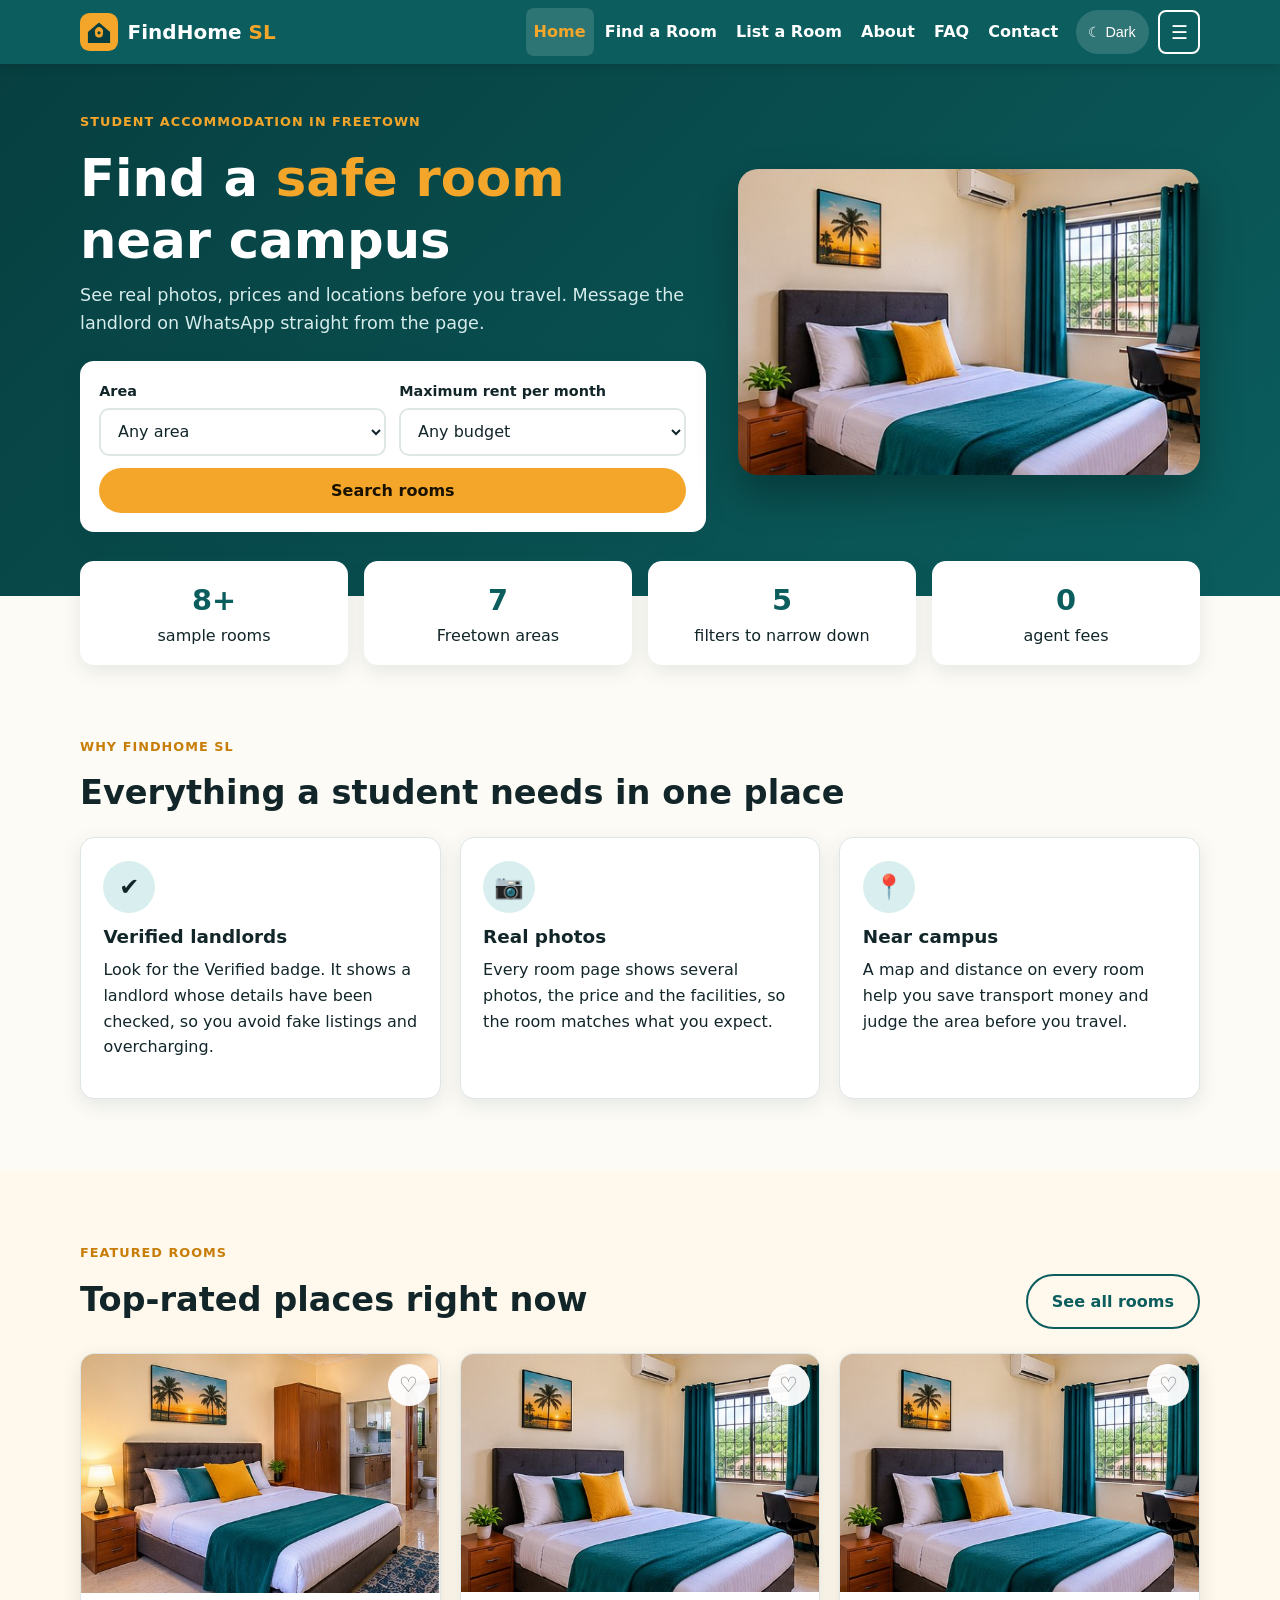
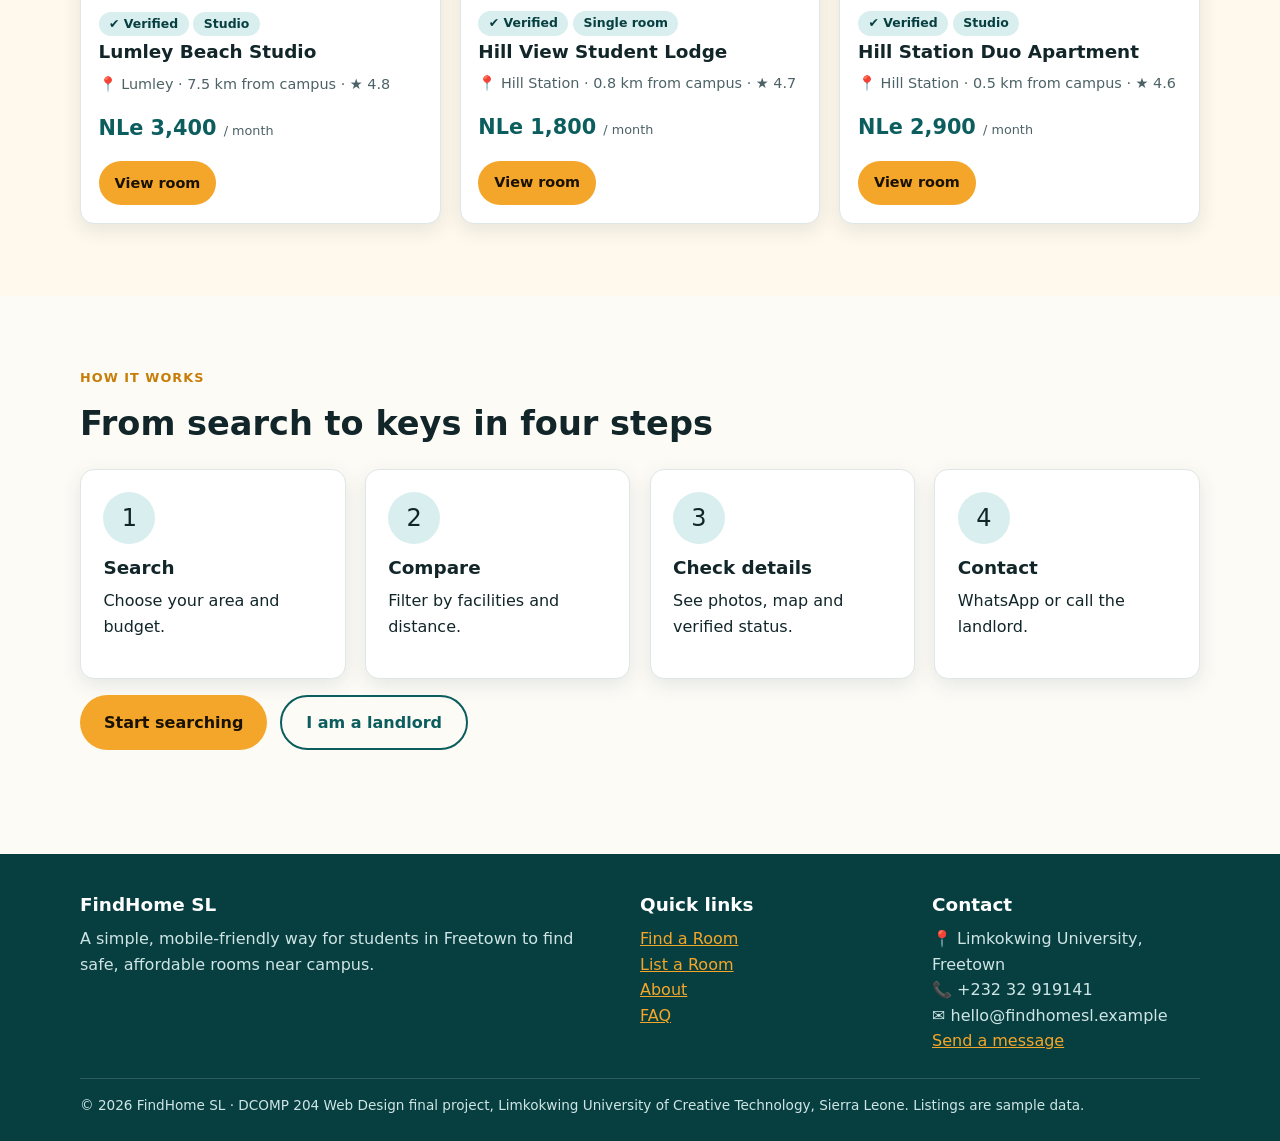
<file: index.html>
<!DOCTYPE html>
<html lang="en">
<head>
<meta charset="UTF-8">
<meta name="viewport" content="width=device-width, initial-scale=1">
<title>FindHome SL | Student rooms in Freetown</title>
<meta name="description" content="Find safe, affordable student rooms near campus in Freetown. See photos, prices, maps and contact landlords on WhatsApp.">
<meta name="theme-color" content="#0b5d5e">
<link rel="icon" href="assets/favicon.svg" type="image/svg+xml">
<link rel="stylesheet" href="css/style.css">
<script>try{var t=localStorage.getItem("fh_theme");if(t)document.documentElement.setAttribute("data-theme",t)}catch(e){}</script>
</head>
<body>
<a class="skip-link" href="#main">Skip to main content</a>
<header class="site-header">
  <div class="container nav-bar">
    <a class="brand" href="index.html" aria-label="FindHome SL – home"><svg viewBox="0 0 48 48" aria-hidden="true"><rect width="48" height="48" rx="12" fill="#f4a62a"/><path d="M10 24 24 12l14 12v14H10z" fill="#073f40"/><circle cx="24" cy="26" r="5" fill="#f4a62a"/><path d="M24 31l-4-5a5 5 0 1 1 8 0z" fill="#f4a62a"/><circle cx="24" cy="25" r="2" fill="#073f40"/></svg><span>FindHome <em>SL</em></span></a>
    <nav class="header-actions" aria-label="Main">
      <ul class="nav-links" id="menu"><li><a href="index.html" aria-current="page">Home</a></li><li><a href="rooms.html">Find a Room</a></li><li><a href="list-room.html">List a Room</a></li><li><a href="about.html">About</a></li><li><a href="faq.html">FAQ</a></li><li><a href="contact.html">Contact</a></li></ul>
      <button class="theme-btn" type="button" aria-label="Toggle dark mode">☾ Dark</button>
      <button class="nav-toggle" type="button" aria-expanded="false" aria-controls="menu" aria-label="Menu">☰</button>
    </nav>
  </div>
</header>
<main id="main">

<section class="hero">
  <div class="container hero-grid">
    <div>
      <p class="eyebrow" style="color:var(--amber)">Student accommodation in Freetown</p>
      <h1>Find a <span>safe room</span> near campus</h1>
      <p class="lead">See real photos, prices and locations before you travel. Message the landlord on WhatsApp straight from the page.</p>
      <form class="search-card" action="rooms.html" method="get" aria-label="Quick room search">
        <div class="field" style="margin:0"><label for="h-area">Area</label>
          <select id="h-area" name="area"><option value="">Any area</option></select></div>
        <div class="field" style="margin:0"><label for="h-max">Maximum rent per month</label>
          <select id="h-max" name="max"><option value="">Any budget</option><option value="1000">Up to NLe 1,000</option><option value="2000">Up to NLe 2,000</option><option value="3000">Up to NLe 3,000</option></select></div>
        <button class="btn" type="submit">Search rooms</button>
      </form>
    </div>
    <div class="hero-art" aria-hidden="true"><img src="assets/img/bedroom-1.jpg" alt="" width="640" height="400" style="border-radius:20px;box-shadow:0 20px 40px rgba(0,0,0,.3)"></div>
  </div>
</section>
<div class="container"><div class="stats" aria-label="Key facts">
  <div class="stat"><strong>8+</strong>sample rooms</div><div class="stat"><strong>7</strong>Freetown areas</div>
  <div class="stat"><strong>5</strong>filters to narrow down</div><div class="stat"><strong>0</strong>agent fees</div></div></div>

<section class="section"><div class="container">
  <p class="eyebrow">Why FindHome SL</p><h2>Everything a student needs in one place</h2>
  <div class="grid cols-3" style="margin-top:1.5rem">
    <div class="card feature"><div class="icon-circle">✔</div><h3>Verified landlords</h3><p>Look for the Verified badge. It shows a landlord whose details have been checked, so you avoid fake listings and overcharging.</p></div>
    <div class="card feature"><div class="icon-circle">📷</div><h3>Real photos</h3><p>Every room page shows several photos, the price and the facilities, so the room matches what you expect.</p></div>
    <div class="card feature"><div class="icon-circle">📍</div><h3>Near campus</h3><p>A map and distance on every room help you save transport money and judge the area before you travel.</p></div>
  </div>
</div></section>

<section class="section alt"><div class="container">
  <div style="display:flex;justify-content:space-between;align-items:end;flex-wrap:wrap;gap:1rem">
    <div><p class="eyebrow">Featured rooms</p><h2>Top-rated places right now</h2></div>
    <a class="btn secondary" href="rooms.html">See all rooms</a></div>
  <div class="grid cols-3" id="featured" style="margin-top:1.5rem"></div>
</div></section>

<section class="section"><div class="container">
  <p class="eyebrow">How it works</p><h2>From search to keys in four steps</h2>
  <div class="grid cols-4" style="margin-top:1.5rem">
    <div class="card feature"><div class="icon-circle">1</div><h3>Search</h3><p>Choose your area and budget.</p></div>
    <div class="card feature"><div class="icon-circle">2</div><h3>Compare</h3><p>Filter by facilities and distance.</p></div>
    <div class="card feature"><div class="icon-circle">3</div><h3>Check details</h3><p>See photos, map and verified status.</p></div>
    <div class="card feature"><div class="icon-circle">4</div><h3>Contact</h3><p>WhatsApp or call the landlord.</p></div>
  </div>
  <div class="btn-row"><a class="btn" href="rooms.html">Start searching</a><a class="btn secondary" href="list-room.html">I am a landlord</a></div>
</div></section>
<script>
document.addEventListener("DOMContentLoaded",function(){});
</script>
</main>
<footer class="site-footer">
  <div class="container footer-grid">
    <div><h3>FindHome SL</h3><p>A simple, mobile-friendly way for students in Freetown to find safe, affordable rooms near campus.</p></div>
    <div><h3>Quick links</h3><ul><li><a href="rooms.html">Find a Room</a></li><li><a href="list-room.html">List a Room</a></li><li><a href="about.html">About</a></li><li><a href="faq.html">FAQ</a></li></ul></div>
    <div><h3>Contact</h3><ul><li>📍 Limkokwing University, Freetown</li><li>📞 +232 32 919141</li><li>✉ hello@findhomesl.example</li><li><a href="contact.html">Send a message</a></li></ul></div>
  </div>
  <div class="container copyright">© <span id="year">2026</span> FindHome SL · DCOMP 204 Web Design final project, Limkokwing University of Creative Technology, Sierra Leone. Listings are sample data.</div>
</footer>
<script src="js/data.js"></script>
<script src="js/main.js"></script>
<script src="js/home.js"></script>
</body>
</html>
</file>
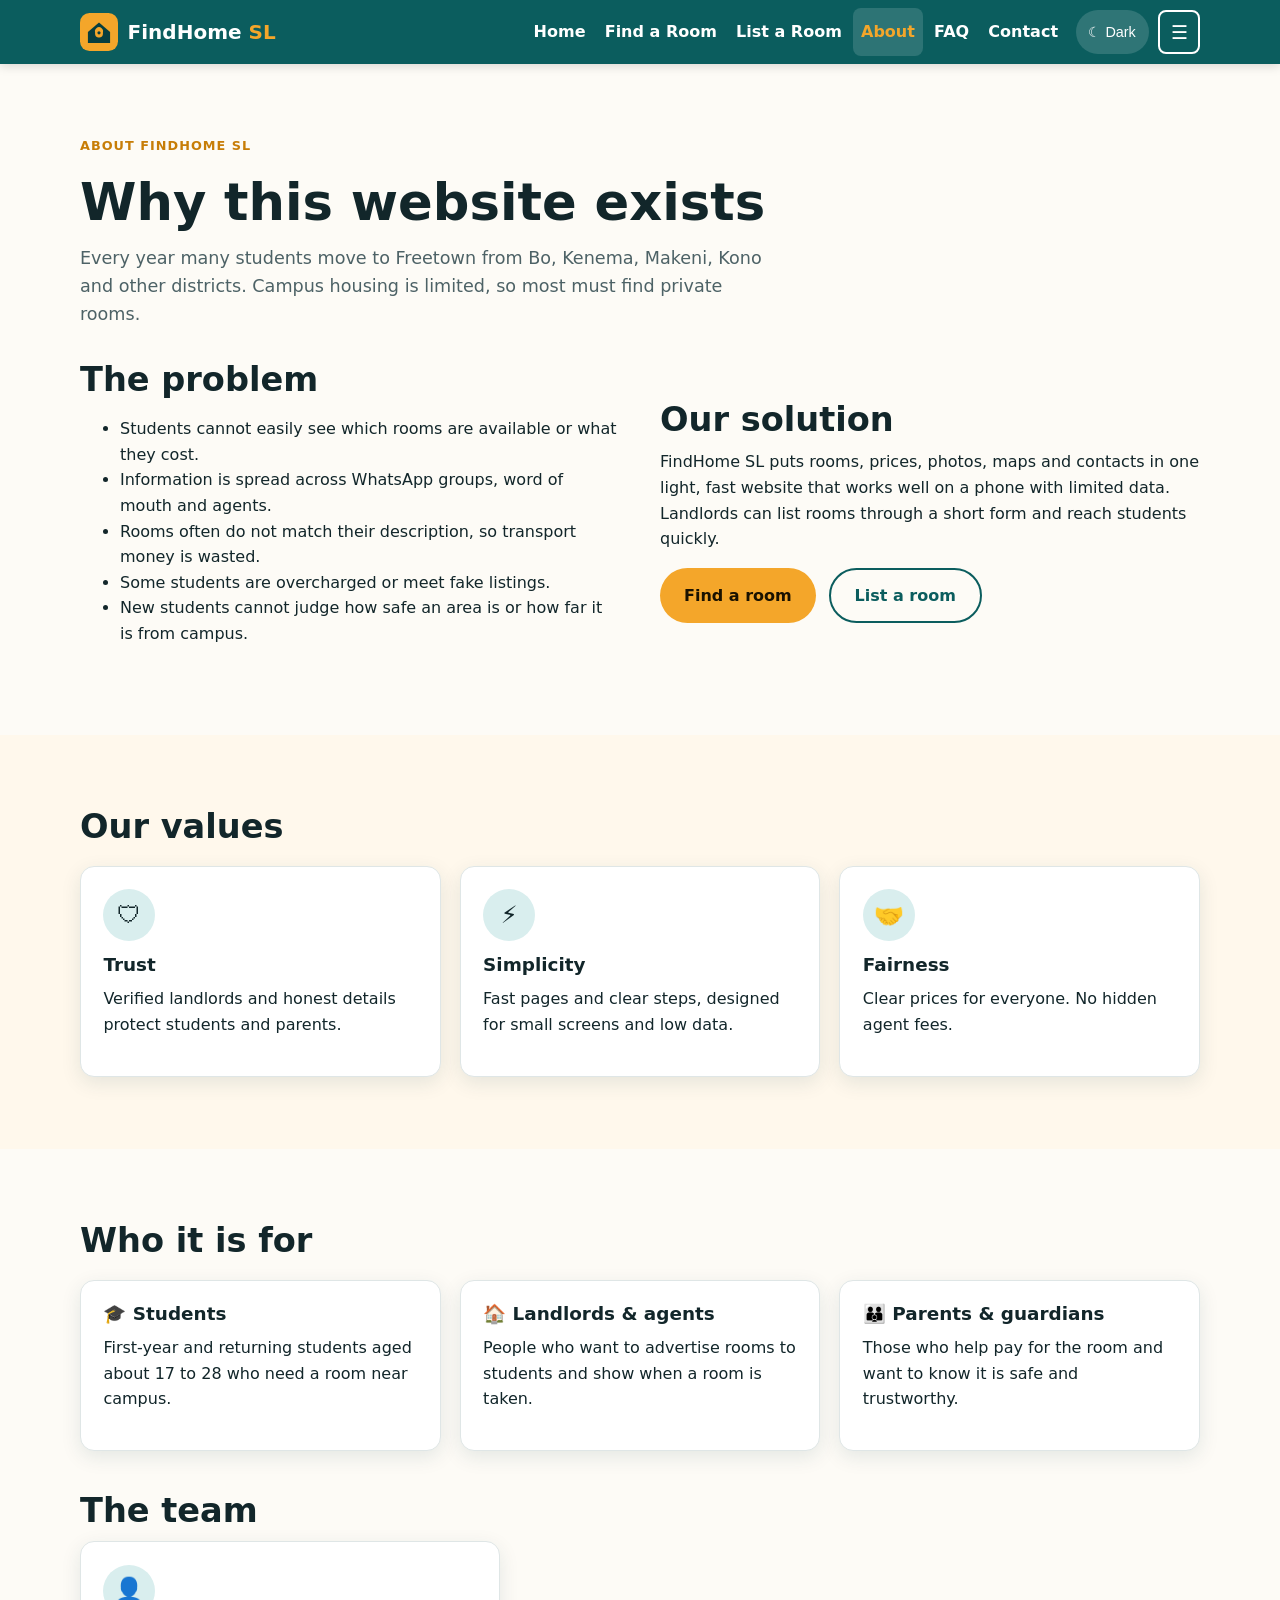
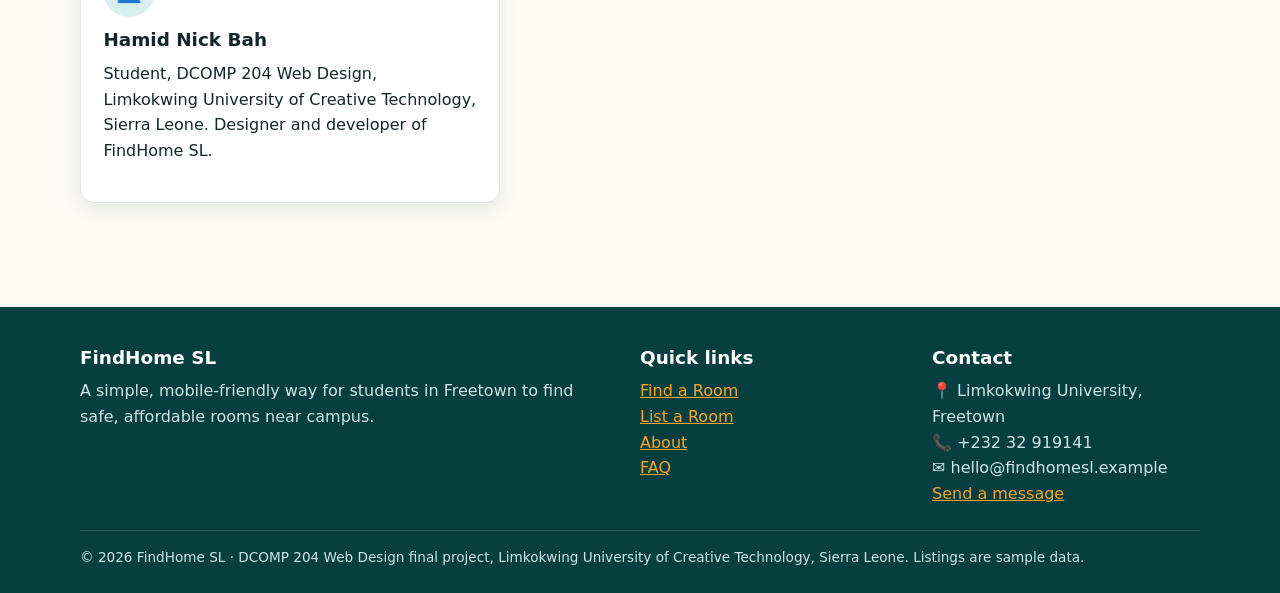
<file: about.html>
<!DOCTYPE html>
<html lang="en">
<head>
<meta charset="UTF-8">
<meta name="viewport" content="width=device-width, initial-scale=1">
<title>About | FindHome SL</title>
<meta name="description" content="Why FindHome SL was created and who it helps: students, landlords and parents in Freetown.">
<meta name="theme-color" content="#0b5d5e">
<link rel="icon" href="assets/favicon.svg" type="image/svg+xml">
<link rel="stylesheet" href="css/style.css">
<script>try{var t=localStorage.getItem("fh_theme");if(t)document.documentElement.setAttribute("data-theme",t)}catch(e){}</script>
</head>
<body>
<a class="skip-link" href="#main">Skip to main content</a>
<header class="site-header">
  <div class="container nav-bar">
    <a class="brand" href="index.html" aria-label="FindHome SL – home"><svg viewBox="0 0 48 48" aria-hidden="true"><rect width="48" height="48" rx="12" fill="#f4a62a"/><path d="M10 24 24 12l14 12v14H10z" fill="#073f40"/><circle cx="24" cy="26" r="5" fill="#f4a62a"/><path d="M24 31l-4-5a5 5 0 1 1 8 0z" fill="#f4a62a"/><circle cx="24" cy="25" r="2" fill="#073f40"/></svg><span>FindHome <em>SL</em></span></a>
    <nav class="header-actions" aria-label="Main">
      <ul class="nav-links" id="menu"><li><a href="index.html">Home</a></li><li><a href="rooms.html">Find a Room</a></li><li><a href="list-room.html">List a Room</a></li><li><a href="about.html" aria-current="page">About</a></li><li><a href="faq.html">FAQ</a></li><li><a href="contact.html">Contact</a></li></ul>
      <button class="theme-btn" type="button" aria-label="Toggle dark mode">☾ Dark</button>
      <button class="nav-toggle" type="button" aria-expanded="false" aria-controls="menu" aria-label="Menu">☰</button>
    </nav>
  </div>
</header>
<main id="main">

<section class="section"><div class="container">
  <p class="eyebrow">About FindHome SL</p><h1>Why this website exists</h1>
  <p class="lead">Every year many students move to Freetown from Bo, Kenema, Makeni, Kono and other districts. Campus housing is limited, so most must find private rooms.</p>
  <div class="split" style="margin-top:2rem">
    <div><h2>The problem</h2><ul>
      <li>Students cannot easily see which rooms are available or what they cost.</li>
      <li>Information is spread across WhatsApp groups, word of mouth and agents.</li>
      <li>Rooms often do not match their description, so transport money is wasted.</li>
      <li>Some students are overcharged or meet fake listings.</li>
      <li>New students cannot judge how safe an area is or how far it is from campus.</li></ul></div>
    <div><h2>Our solution</h2><p>FindHome SL puts rooms, prices, photos, maps and contacts in one light, fast website that works well on a phone with limited data. Landlords can list rooms through a short form and reach students quickly.</p>
      <div class="btn-row"><a class="btn" href="rooms.html">Find a room</a><a class="btn secondary" href="list-room.html">List a room</a></div></div>
  </div>
</div></section>
<section class="section alt"><div class="container">
  <h2>Our values</h2>
  <div class="grid cols-3" style="margin-top:1.2rem">
    <div class="card feature"><div class="icon-circle">🛡</div><h3>Trust</h3><p>Verified landlords and honest details protect students and parents.</p></div>
    <div class="card feature"><div class="icon-circle">⚡</div><h3>Simplicity</h3><p>Fast pages and clear steps, designed for small screens and low data.</p></div>
    <div class="card feature"><div class="icon-circle">🤝</div><h3>Fairness</h3><p>Clear prices for everyone. No hidden agent fees.</p></div>
  </div>
</div></section>
<section class="section"><div class="container">
  <h2>Who it is for</h2>
  <div class="grid cols-3" style="margin-top:1.2rem">
    <div class="card feature"><h3>🎓 Students</h3><p>First-year and returning students aged about 17 to 28 who need a room near campus.</p></div>
    <div class="card feature"><h3>🏠 Landlords &amp; agents</h3><p>People who want to advertise rooms to students and show when a room is taken.</p></div>
    <div class="card feature"><h3>👪 Parents &amp; guardians</h3><p>Those who help pay for the room and want to know it is safe and trustworthy.</p></div>
  </div>
  <h2 style="margin-top:2.5rem">The team</h2>
  <div class="card feature" style="max-width:420px"><div class="icon-circle">👤</div><h3>Hamid Nick Bah</h3><p>Student, DCOMP 204 Web Design, Limkokwing University of Creative Technology, Sierra Leone. Designer and developer of FindHome SL.</p></div>
</div></section>
</main>
<footer class="site-footer">
  <div class="container footer-grid">
    <div><h3>FindHome SL</h3><p>A simple, mobile-friendly way for students in Freetown to find safe, affordable rooms near campus.</p></div>
    <div><h3>Quick links</h3><ul><li><a href="rooms.html">Find a Room</a></li><li><a href="list-room.html">List a Room</a></li><li><a href="about.html">About</a></li><li><a href="faq.html">FAQ</a></li></ul></div>
    <div><h3>Contact</h3><ul><li>📍 Limkokwing University, Freetown</li><li>📞 +232 32 919141</li><li>✉ hello@findhomesl.example</li><li><a href="contact.html">Send a message</a></li></ul></div>
  </div>
  <div class="container copyright">© <span id="year">2026</span> FindHome SL · DCOMP 204 Web Design final project, Limkokwing University of Creative Technology, Sierra Leone. Listings are sample data.</div>
</footer>
<script src="js/main.js"></script>
</body>
</html>
</file>
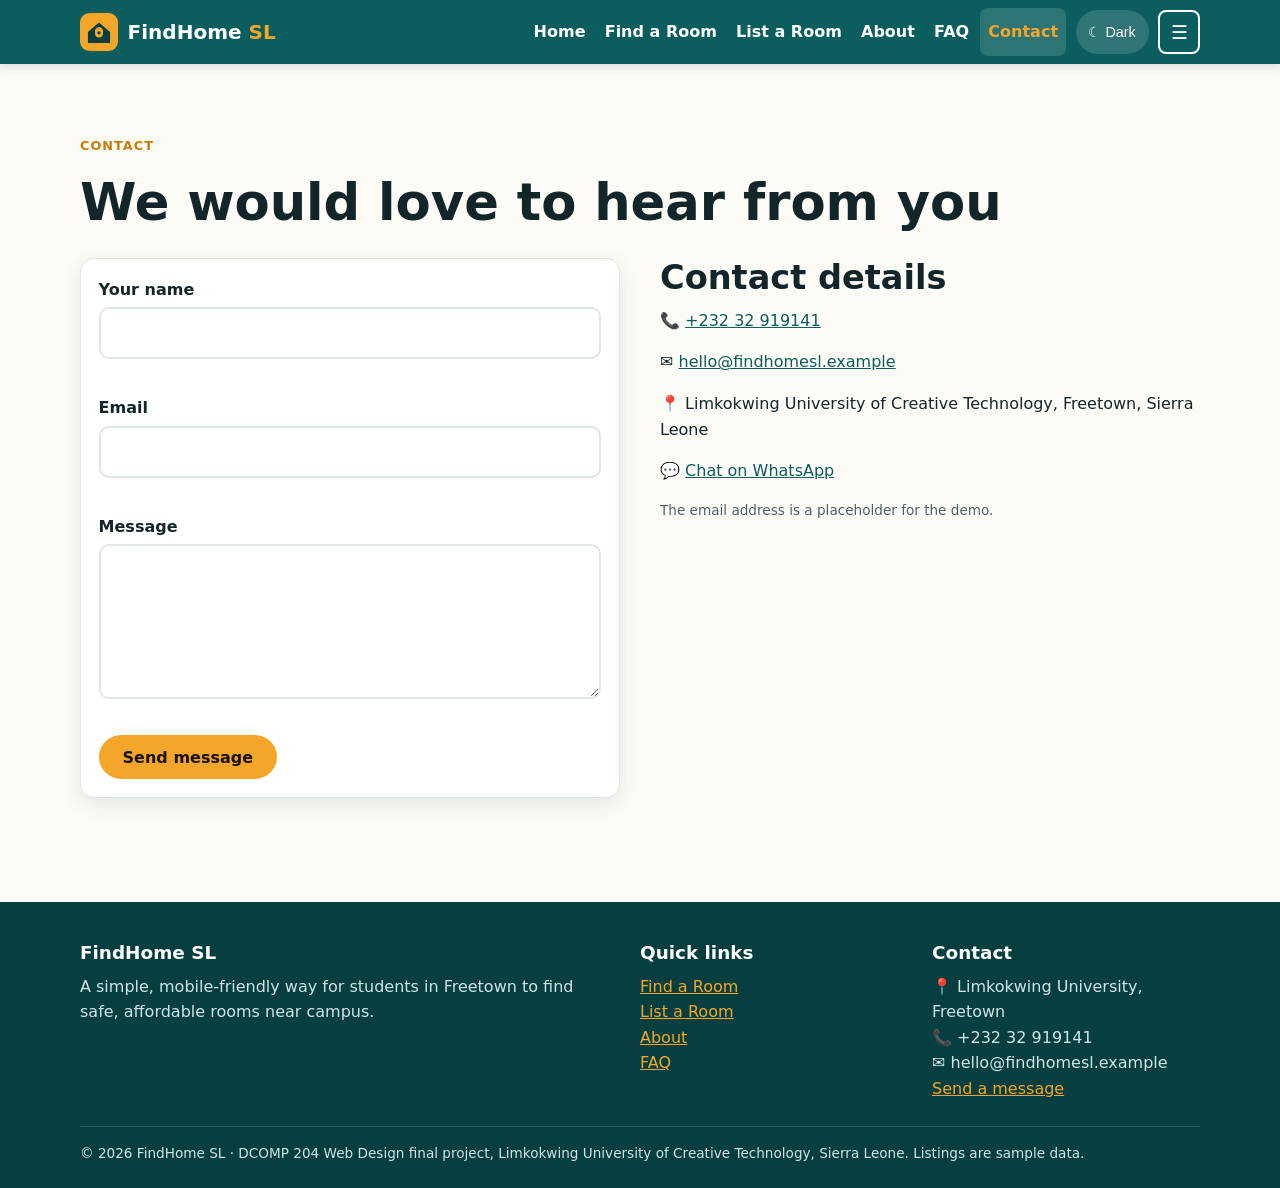
<file: contact.html>
<!DOCTYPE html>
<html lang="en">
<head>
<meta charset="UTF-8">
<meta name="viewport" content="width=device-width, initial-scale=1">
<title>Contact | FindHome SL</title>
<meta name="description" content="Contact FindHome SL by form, phone, email or WhatsApp.">
<meta name="theme-color" content="#0b5d5e">
<link rel="icon" href="assets/favicon.svg" type="image/svg+xml">
<link rel="stylesheet" href="css/style.css">
<script>try{var t=localStorage.getItem("fh_theme");if(t)document.documentElement.setAttribute("data-theme",t)}catch(e){}</script>
</head>
<body>
<a class="skip-link" href="#main">Skip to main content</a>
<header class="site-header">
  <div class="container nav-bar">
    <a class="brand" href="index.html" aria-label="FindHome SL – home"><svg viewBox="0 0 48 48" aria-hidden="true"><rect width="48" height="48" rx="12" fill="#f4a62a"/><path d="M10 24 24 12l14 12v14H10z" fill="#073f40"/><circle cx="24" cy="26" r="5" fill="#f4a62a"/><path d="M24 31l-4-5a5 5 0 1 1 8 0z" fill="#f4a62a"/><circle cx="24" cy="25" r="2" fill="#073f40"/></svg><span>FindHome <em>SL</em></span></a>
    <nav class="header-actions" aria-label="Main">
      <ul class="nav-links" id="menu"><li><a href="index.html">Home</a></li><li><a href="rooms.html">Find a Room</a></li><li><a href="list-room.html">List a Room</a></li><li><a href="about.html">About</a></li><li><a href="faq.html">FAQ</a></li><li><a href="contact.html" aria-current="page">Contact</a></li></ul>
      <button class="theme-btn" type="button" aria-label="Toggle dark mode">☾ Dark</button>
      <button class="nav-toggle" type="button" aria-expanded="false" aria-controls="menu" aria-label="Menu">☰</button>
    </nav>
  </div>
</header>
<main id="main">

<section class="section"><div class="container">
  <p class="eyebrow">Contact</p><h1>We would love to hear from you</h1>
  <div class="split" style="margin-top:1.5rem;align-items:start">
    <form class="card card-body" data-validate="messages" data-success="Thank you! Your message has been sent. We will reply within 2 working days. (Demo: saved on this device only.)" novalidate>
      <div class="field"><label for="c-name">Your name</label><input id="c-name" name="name" autocomplete="name" data-rules="required name"><span class="error-msg" aria-live="polite"></span></div>
      <div class="field"><label for="c-email">Email</label><input id="c-email" name="email" type="email" autocomplete="email" data-rules="required email"><span class="error-msg" aria-live="polite"></span></div>
      <div class="field"><label for="c-msg">Message</label><textarea id="c-msg" name="message" rows="5" data-rules="required min" data-min="10"></textarea><span class="error-msg" aria-live="polite"></span></div>
      <button class="btn" type="submit">Send message</button>
      <div class="form-status" role="status" aria-live="polite"></div>
    </form>
    <div>
      <h2>Contact details</h2>
      <p>📞 <a href="tel:+23232919141">+232 32 919141</a></p>
      <p>✉ <a href="mailto:hello@findhomesl.example">hello@findhomesl.example</a></p>
      <p>📍 Limkokwing University of Creative Technology, Freetown, Sierra Leone</p>
      <p>💬 <a href="https://wa.me/23232919141" target="_blank" rel="noopener">Chat on WhatsApp</a></p>
      <p class="hint">The email address is a placeholder for the demo.</p>
    </div>
  </div>
</div></section>
</main>
<footer class="site-footer">
  <div class="container footer-grid">
    <div><h3>FindHome SL</h3><p>A simple, mobile-friendly way for students in Freetown to find safe, affordable rooms near campus.</p></div>
    <div><h3>Quick links</h3><ul><li><a href="rooms.html">Find a Room</a></li><li><a href="list-room.html">List a Room</a></li><li><a href="about.html">About</a></li><li><a href="faq.html">FAQ</a></li></ul></div>
    <div><h3>Contact</h3><ul><li>📍 Limkokwing University, Freetown</li><li>📞 +232 32 919141</li><li>✉ hello@findhomesl.example</li><li><a href="contact.html">Send a message</a></li></ul></div>
  </div>
  <div class="container copyright">© <span id="year">2026</span> FindHome SL · DCOMP 204 Web Design final project, Limkokwing University of Creative Technology, Sierra Leone. Listings are sample data.</div>
</footer>
<script src="js/main.js"></script>
<script src="js/forms.js"></script>
</body>
</html>
</file>
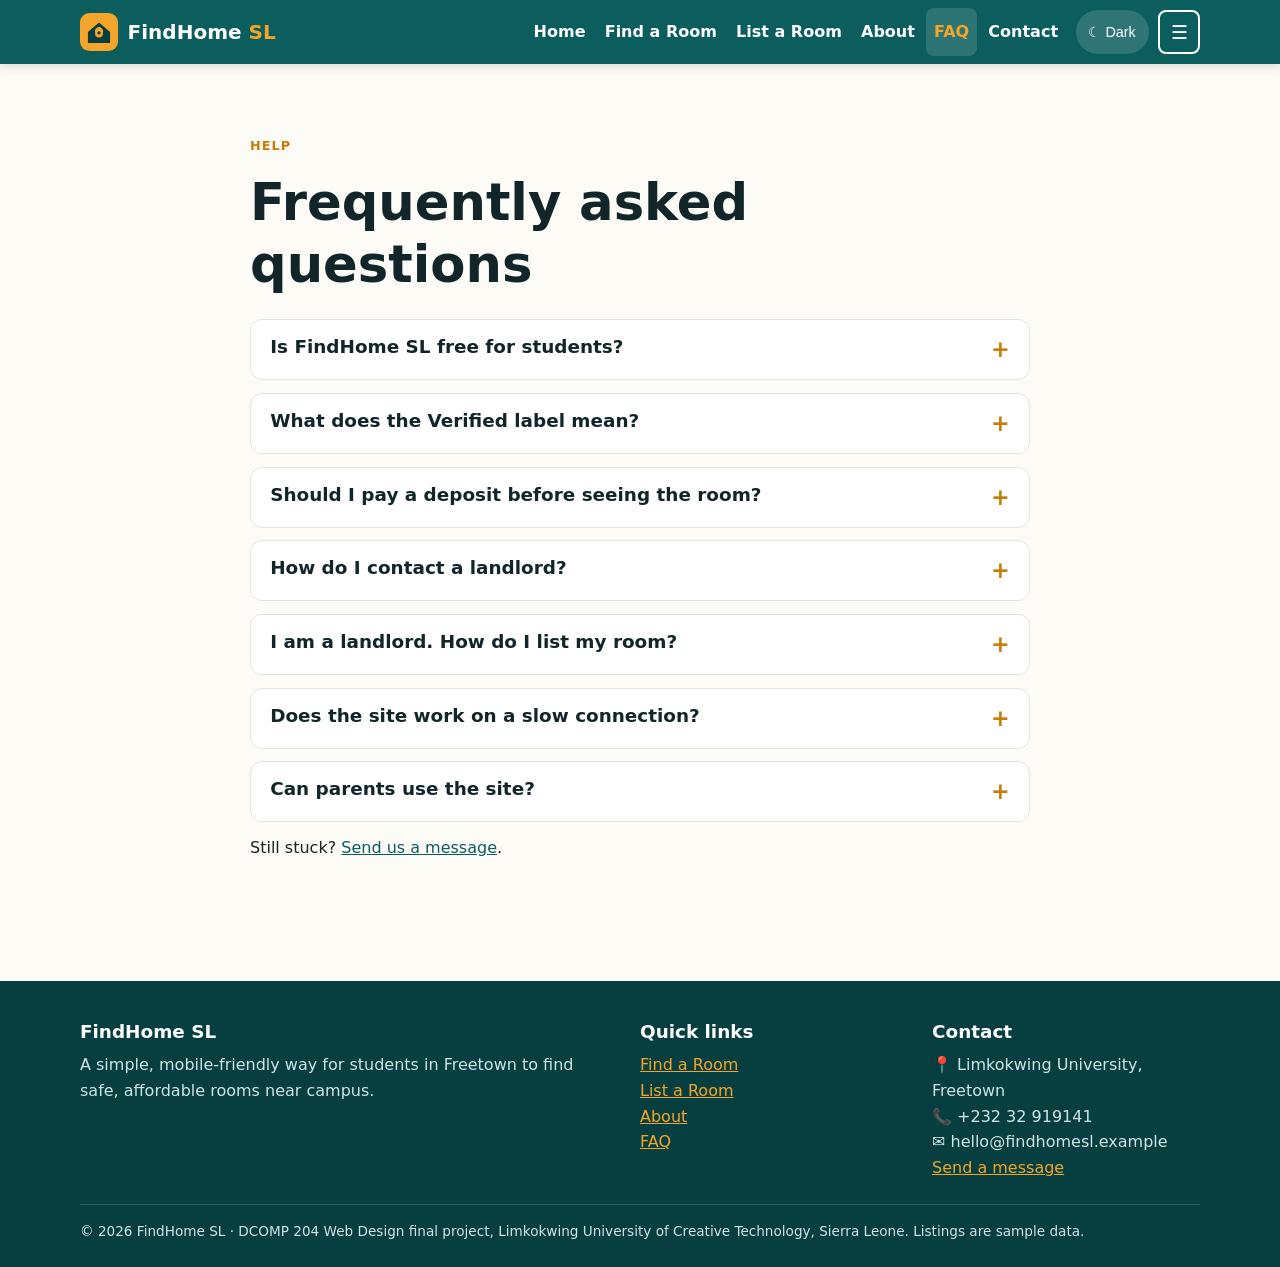
<file: faq.html>
<!DOCTYPE html>
<html lang="en">
<head>
<meta charset="UTF-8">
<meta name="viewport" content="width=device-width, initial-scale=1">
<title>FAQ | FindHome SL</title>
<meta name="description" content="Answers for students, landlords and parents about renting rooms through FindHome SL.">
<meta name="theme-color" content="#0b5d5e">
<link rel="icon" href="assets/favicon.svg" type="image/svg+xml">
<link rel="stylesheet" href="css/style.css">
<script>try{var t=localStorage.getItem("fh_theme");if(t)document.documentElement.setAttribute("data-theme",t)}catch(e){}</script>
</head>
<body>
<a class="skip-link" href="#main">Skip to main content</a>
<header class="site-header">
  <div class="container nav-bar">
    <a class="brand" href="index.html" aria-label="FindHome SL – home"><svg viewBox="0 0 48 48" aria-hidden="true"><rect width="48" height="48" rx="12" fill="#f4a62a"/><path d="M10 24 24 12l14 12v14H10z" fill="#073f40"/><circle cx="24" cy="26" r="5" fill="#f4a62a"/><path d="M24 31l-4-5a5 5 0 1 1 8 0z" fill="#f4a62a"/><circle cx="24" cy="25" r="2" fill="#073f40"/></svg><span>FindHome <em>SL</em></span></a>
    <nav class="header-actions" aria-label="Main">
      <ul class="nav-links" id="menu"><li><a href="index.html">Home</a></li><li><a href="rooms.html">Find a Room</a></li><li><a href="list-room.html">List a Room</a></li><li><a href="about.html">About</a></li><li><a href="faq.html" aria-current="page">FAQ</a></li><li><a href="contact.html">Contact</a></li></ul>
      <button class="theme-btn" type="button" aria-label="Toggle dark mode">☾ Dark</button>
      <button class="nav-toggle" type="button" aria-expanded="false" aria-controls="menu" aria-label="Menu">☰</button>
    </nav>
  </div>
</header>
<main id="main">
<section class="section"><div class="container" style="max-width:780px"><p class="eyebrow">Help</p><h1>Frequently asked questions</h1><div style="margin-top:1.5rem"><div class="accordion-item"><h3 style="margin:0"><button class="accordion-btn" aria-expanded="false" aria-controls="p0" id="b0">Is FindHome SL free for students?</button></h3><div class="accordion-panel" id="p0" role="region" aria-labelledby="b0"><p>Yes. Searching, saving rooms and contacting landlords is free. We never charge students agent fees.</p></div></div><div class="accordion-item"><h3 style="margin:0"><button class="accordion-btn" aria-expanded="false" aria-controls="p1" id="b1">What does the Verified label mean?</button></h3><div class="accordion-panel" id="p1" role="region" aria-labelledby="b1"><p>It means we have checked the landlord's identity and contact details. Rooms without the label may still be genuine, so always visit with a friend.</p></div></div><div class="accordion-item"><h3 style="margin:0"><button class="accordion-btn" aria-expanded="false" aria-controls="p2" id="b2">Should I pay a deposit before seeing the room?</button></h3><div class="accordion-panel" id="p2" role="region" aria-labelledby="b2"><p>No. Never pay before you have visited the room in person and confirmed it matches the photos.</p></div></div><div class="accordion-item"><h3 style="margin:0"><button class="accordion-btn" aria-expanded="false" aria-controls="p3" id="b3">How do I contact a landlord?</button></h3><div class="accordion-panel" id="p3" role="region" aria-labelledby="b3"><p>Open a room page and tap WhatsApp or Call. The WhatsApp message is already filled in for you.</p></div></div><div class="accordion-item"><h3 style="margin:0"><button class="accordion-btn" aria-expanded="false" aria-controls="p4" id="b4">I am a landlord. How do I list my room?</button></h3><div class="accordion-panel" id="p4" role="region" aria-labelledby="b4"><p>Go to List a Room, fill in the form with details and photos, and submit. We review it and add the Verified label once checked.</p></div></div><div class="accordion-item"><h3 style="margin:0"><button class="accordion-btn" aria-expanded="false" aria-controls="p5" id="b5">Does the site work on a slow connection?</button></h3><div class="accordion-panel" id="p5" role="region" aria-labelledby="b5"><p>Yes. Pages are light, images are small vector graphics and nothing heavy is loaded until needed, so it uses little data.</p></div></div><div class="accordion-item"><h3 style="margin:0"><button class="accordion-btn" aria-expanded="false" aria-controls="p6" id="b6">Can parents use the site?</button></h3><div class="accordion-panel" id="p6" role="region" aria-labelledby="b6"><p>Yes. Parents can check prices, facilities, verified status and the map to be sure a room is safe and fair.</p></div></div></div><p>Still stuck? <a href="contact.html">Send us a message</a>.</p></div></section>
</main>
<footer class="site-footer">
  <div class="container footer-grid">
    <div><h3>FindHome SL</h3><p>A simple, mobile-friendly way for students in Freetown to find safe, affordable rooms near campus.</p></div>
    <div><h3>Quick links</h3><ul><li><a href="rooms.html">Find a Room</a></li><li><a href="list-room.html">List a Room</a></li><li><a href="about.html">About</a></li><li><a href="faq.html">FAQ</a></li></ul></div>
    <div><h3>Contact</h3><ul><li>📍 Limkokwing University, Freetown</li><li>📞 +232 32 919141</li><li>✉ hello@findhomesl.example</li><li><a href="contact.html">Send a message</a></li></ul></div>
  </div>
  <div class="container copyright">© <span id="year">2026</span> FindHome SL · DCOMP 204 Web Design final project, Limkokwing University of Creative Technology, Sierra Leone. Listings are sample data.</div>
</footer>
<script src="js/main.js"></script>
<script src="js/faq.js"></script>
</body>
</html>
</file>
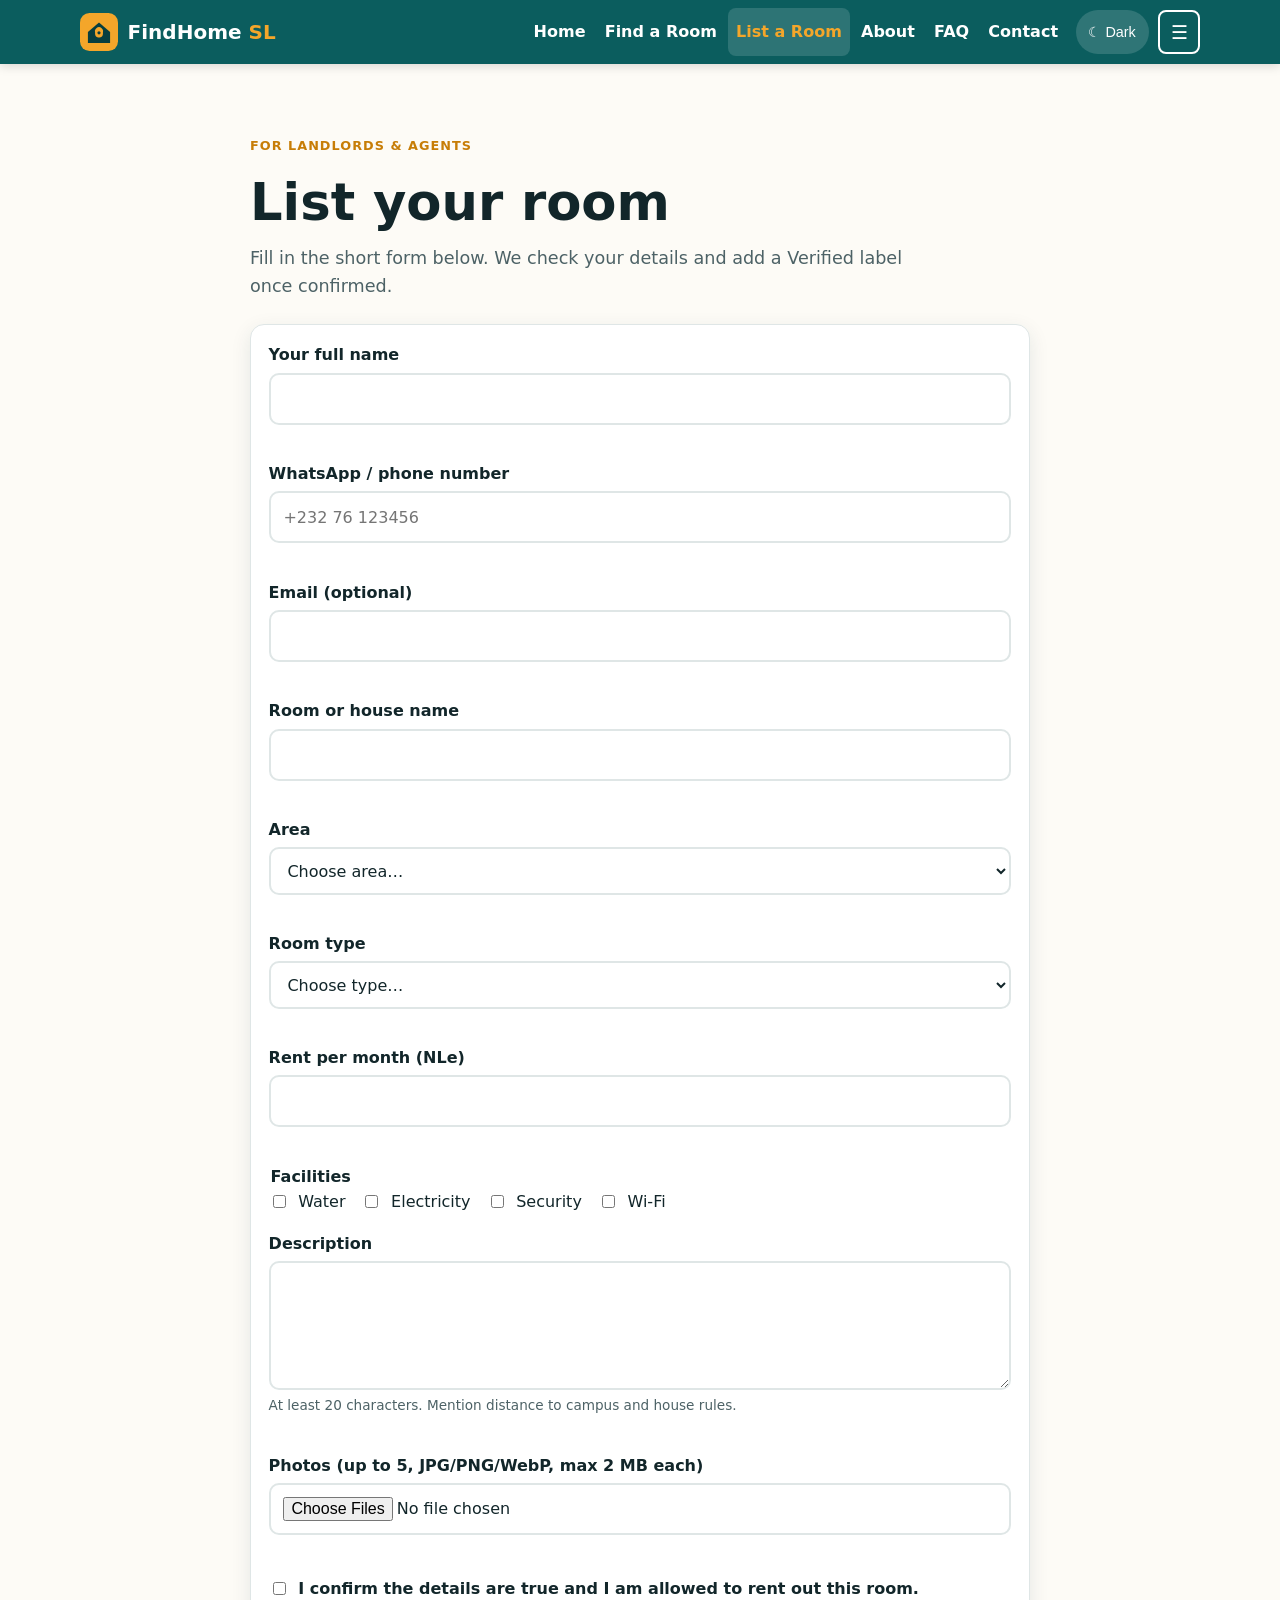
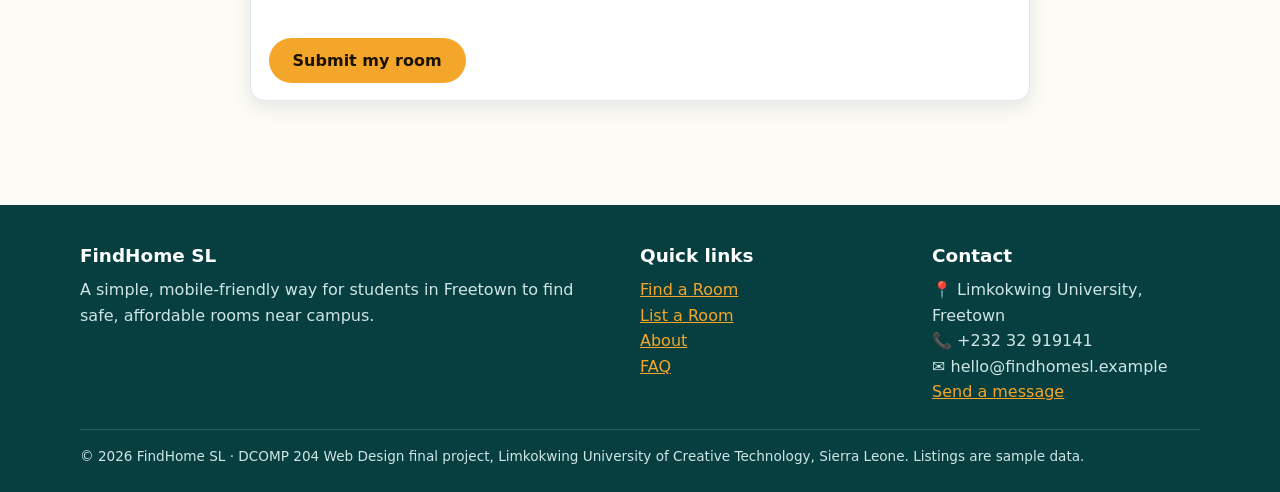
<file: list-room.html>
<!DOCTYPE html>
<html lang="en">
<head>
<meta charset="UTF-8">
<meta name="viewport" content="width=device-width, initial-scale=1">
<title>List a Room | FindHome SL</title>
<meta name="description" content="Landlords and agents: list your student room in Freetown with a short form.">
<meta name="theme-color" content="#0b5d5e">
<link rel="icon" href="assets/favicon.svg" type="image/svg+xml">
<link rel="stylesheet" href="css/style.css">
<script>try{var t=localStorage.getItem("fh_theme");if(t)document.documentElement.setAttribute("data-theme",t)}catch(e){}</script>
</head>
<body>
<a class="skip-link" href="#main">Skip to main content</a>
<header class="site-header">
  <div class="container nav-bar">
    <a class="brand" href="index.html" aria-label="FindHome SL – home"><svg viewBox="0 0 48 48" aria-hidden="true"><rect width="48" height="48" rx="12" fill="#f4a62a"/><path d="M10 24 24 12l14 12v14H10z" fill="#073f40"/><circle cx="24" cy="26" r="5" fill="#f4a62a"/><path d="M24 31l-4-5a5 5 0 1 1 8 0z" fill="#f4a62a"/><circle cx="24" cy="25" r="2" fill="#073f40"/></svg><span>FindHome <em>SL</em></span></a>
    <nav class="header-actions" aria-label="Main">
      <ul class="nav-links" id="menu"><li><a href="index.html">Home</a></li><li><a href="rooms.html">Find a Room</a></li><li><a href="list-room.html" aria-current="page">List a Room</a></li><li><a href="about.html">About</a></li><li><a href="faq.html">FAQ</a></li><li><a href="contact.html">Contact</a></li></ul>
      <button class="theme-btn" type="button" aria-label="Toggle dark mode">☾ Dark</button>
      <button class="nav-toggle" type="button" aria-expanded="false" aria-controls="menu" aria-label="Menu">☰</button>
    </nav>
  </div>
</header>
<main id="main">

<section class="section"><div class="container" style="max-width:780px">
  <p class="eyebrow">For landlords &amp; agents</p><h1>List your room</h1>
  <p class="lead">Fill in the short form below. We check your details and add a Verified label once confirmed.</p>
  <form class="card card-body" style="margin-top:1.5rem" data-validate="listings" data-success="Thank you! Your room has been received and will be reviewed shortly. (Demo: saved on this device only.)" novalidate>
    <div class="field"><label for="l-name">Your full name</label><input id="l-name" name="name" autocomplete="name" data-rules="required name"><span class="error-msg" aria-live="polite"></span></div>
    <div class="field"><label for="l-phone">WhatsApp / phone number</label><input id="l-phone" name="phone" type="tel" autocomplete="tel" placeholder="+232 76 123456" data-rules="required slphone"><span class="error-msg" aria-live="polite"></span></div>
    <div class="field"><label for="l-email">Email (optional)</label><input id="l-email" name="email" type="email" autocomplete="email" data-rules="email"><span class="error-msg" aria-live="polite"></span></div>
    <div class="field"><label for="l-title">Room or house name</label><input id="l-title" name="title" data-rules="required min" data-min="5"><span class="error-msg" aria-live="polite"></span></div>
    <div class="field"><label for="l-area">Area</label><select id="l-area" name="area" data-rules="required"><option value="">Choose area…</option><option>Hill Station</option><option>Wilberforce</option><option>Lumley</option><option>Congo Cross</option><option>Aberdeen</option><option>Goderich</option><option>Kissy</option><option>Other</option></select><span class="error-msg" aria-live="polite"></span></div>
    <div class="field"><label for="l-type">Room type</label><select id="l-type" name="type" data-rules="required"><option value="">Choose type…</option><option>Single room</option><option>Shared room</option><option>Studio</option><option>Hostel</option></select><span class="error-msg" aria-live="polite"></span></div>
    <div class="field"><label for="l-price">Rent per month (NLe)</label><input id="l-price" name="price" type="number" inputmode="numeric" data-rules="required price"><span class="error-msg" aria-live="polite"></span></div>
    <fieldset style="border:0;padding:0;margin:0 0 1rem"><legend><strong>Facilities</strong></legend><div style="display:flex;flex-wrap:wrap;gap:1rem"><label class="check"><input type="checkbox" name="facilities" value="Water"> Water</label><label class="check"><input type="checkbox" name="facilities" value="Electricity"> Electricity</label><label class="check"><input type="checkbox" name="facilities" value="Security"> Security</label><label class="check"><input type="checkbox" name="facilities" value="Wi-Fi"> Wi-Fi</label></div></fieldset>
    <div class="field"><label for="l-desc">Description</label><textarea id="l-desc" name="description" rows="4" data-rules="required min" data-min="20"></textarea><span class="hint">At least 20 characters. Mention distance to campus and house rules.</span><span class="error-msg" aria-live="polite"></span></div>
    <div class="field"><label for="photos">Photos (up to 5, JPG/PNG/WebP, max 2 MB each)</label><input id="photos" name="photos" type="file" accept="image/jpeg,image/png,image/webp" multiple><span class="error-msg" id="photos-err" aria-live="polite"></span><div id="preview" style="display:flex;gap:.5rem;flex-wrap:wrap"></div></div>
    <div class="field"><label class="check"><input type="checkbox" name="consent" data-rules="required"> I confirm the details are true and I am allowed to rent out this room.</label><span class="error-msg" aria-live="polite"></span></div>
    <button class="btn" type="submit">Submit my room</button>
    <div class="form-status" role="status" aria-live="polite"></div>
  </form>
</div></section>
</main>
<footer class="site-footer">
  <div class="container footer-grid">
    <div><h3>FindHome SL</h3><p>A simple, mobile-friendly way for students in Freetown to find safe, affordable rooms near campus.</p></div>
    <div><h3>Quick links</h3><ul><li><a href="rooms.html">Find a Room</a></li><li><a href="list-room.html">List a Room</a></li><li><a href="about.html">About</a></li><li><a href="faq.html">FAQ</a></li></ul></div>
    <div><h3>Contact</h3><ul><li>📍 Limkokwing University, Freetown</li><li>📞 +232 32 919141</li><li>✉ hello@findhomesl.example</li><li><a href="contact.html">Send a message</a></li></ul></div>
  </div>
  <div class="container copyright">© <span id="year">2026</span> FindHome SL · DCOMP 204 Web Design final project, Limkokwing University of Creative Technology, Sierra Leone. Listings are sample data.</div>
</footer>
<script src="js/main.js"></script>
<script src="js/forms.js"></script>
</body>
</html>
</file>
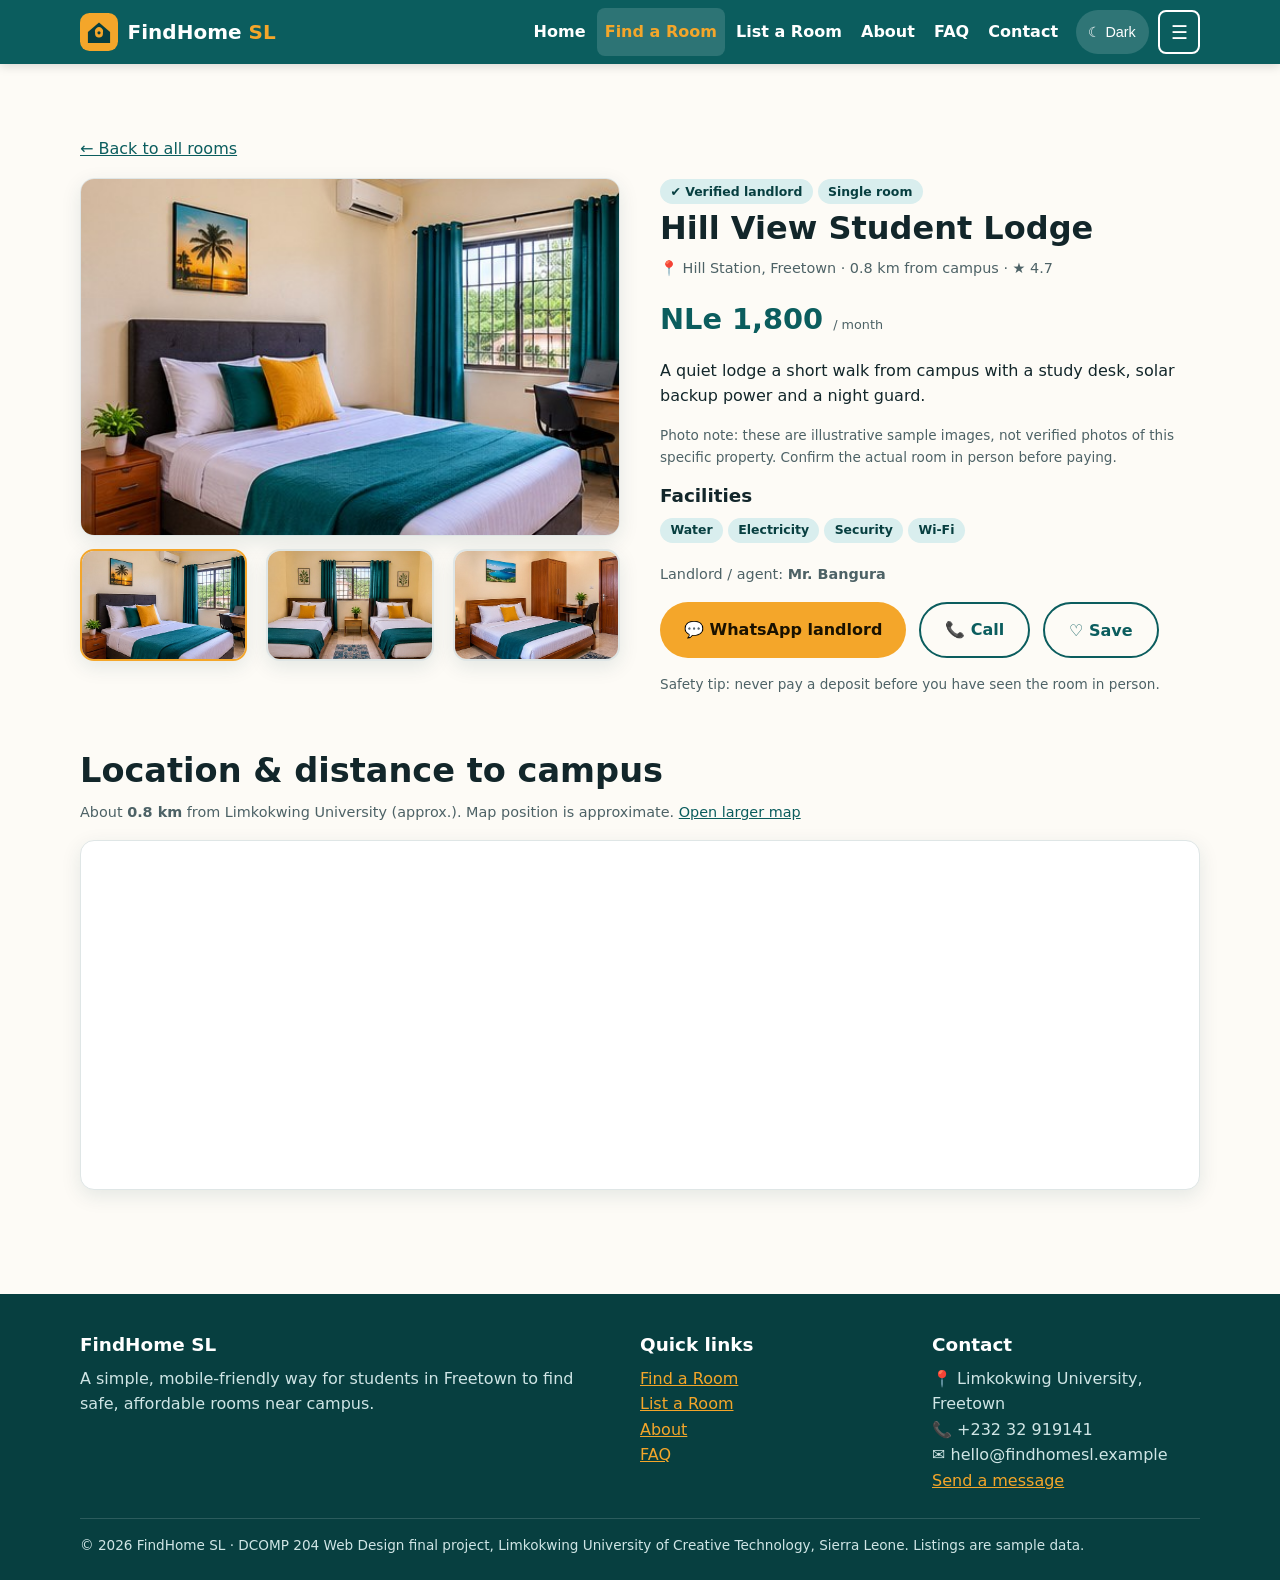
<file: room.html>
<!DOCTYPE html>
<html lang="en">
<head>
<meta charset="UTF-8">
<meta name="viewport" content="width=device-width, initial-scale=1">
<title>Room details | FindHome SL</title>
<meta name="description" content="Photos, price, facilities, map and landlord contact for a student room in Freetown.">
<meta name="theme-color" content="#0b5d5e">
<link rel="icon" href="assets/favicon.svg" type="image/svg+xml">
<link rel="stylesheet" href="css/style.css">
<script>try{var t=localStorage.getItem("fh_theme");if(t)document.documentElement.setAttribute("data-theme",t)}catch(e){}</script>
</head>
<body>
<a class="skip-link" href="#main">Skip to main content</a>
<header class="site-header">
  <div class="container nav-bar">
    <a class="brand" href="index.html" aria-label="FindHome SL – home"><svg viewBox="0 0 48 48" aria-hidden="true"><rect width="48" height="48" rx="12" fill="#f4a62a"/><path d="M10 24 24 12l14 12v14H10z" fill="#073f40"/><circle cx="24" cy="26" r="5" fill="#f4a62a"/><path d="M24 31l-4-5a5 5 0 1 1 8 0z" fill="#f4a62a"/><circle cx="24" cy="25" r="2" fill="#073f40"/></svg><span>FindHome <em>SL</em></span></a>
    <nav class="header-actions" aria-label="Main">
      <ul class="nav-links" id="menu"><li><a href="index.html">Home</a></li><li><a href="rooms.html" aria-current="page">Find a Room</a></li><li><a href="list-room.html">List a Room</a></li><li><a href="about.html">About</a></li><li><a href="faq.html">FAQ</a></li><li><a href="contact.html">Contact</a></li></ul>
      <button class="theme-btn" type="button" aria-label="Toggle dark mode">☾ Dark</button>
      <button class="nav-toggle" type="button" aria-expanded="false" aria-controls="menu" aria-label="Menu">☰</button>
    </nav>
  </div>
</header>
<main id="main">
<section class="section"><div class="container"><div id="room"><p>Loading room…</p></div></div></section><noscript><p class="container">Please enable JavaScript to view room details.</p></noscript>
</main>
<footer class="site-footer">
  <div class="container footer-grid">
    <div><h3>FindHome SL</h3><p>A simple, mobile-friendly way for students in Freetown to find safe, affordable rooms near campus.</p></div>
    <div><h3>Quick links</h3><ul><li><a href="rooms.html">Find a Room</a></li><li><a href="list-room.html">List a Room</a></li><li><a href="about.html">About</a></li><li><a href="faq.html">FAQ</a></li></ul></div>
    <div><h3>Contact</h3><ul><li>📍 Limkokwing University, Freetown</li><li>📞 +232 32 919141</li><li>✉ hello@findhomesl.example</li><li><a href="contact.html">Send a message</a></li></ul></div>
  </div>
  <div class="container copyright">© <span id="year">2026</span> FindHome SL · DCOMP 204 Web Design final project, Limkokwing University of Creative Technology, Sierra Leone. Listings are sample data.</div>
</footer>
<script src="js/data.js"></script>
<script src="js/main.js"></script>
<script src="js/room.js"></script>
</body>
</html>
</file>
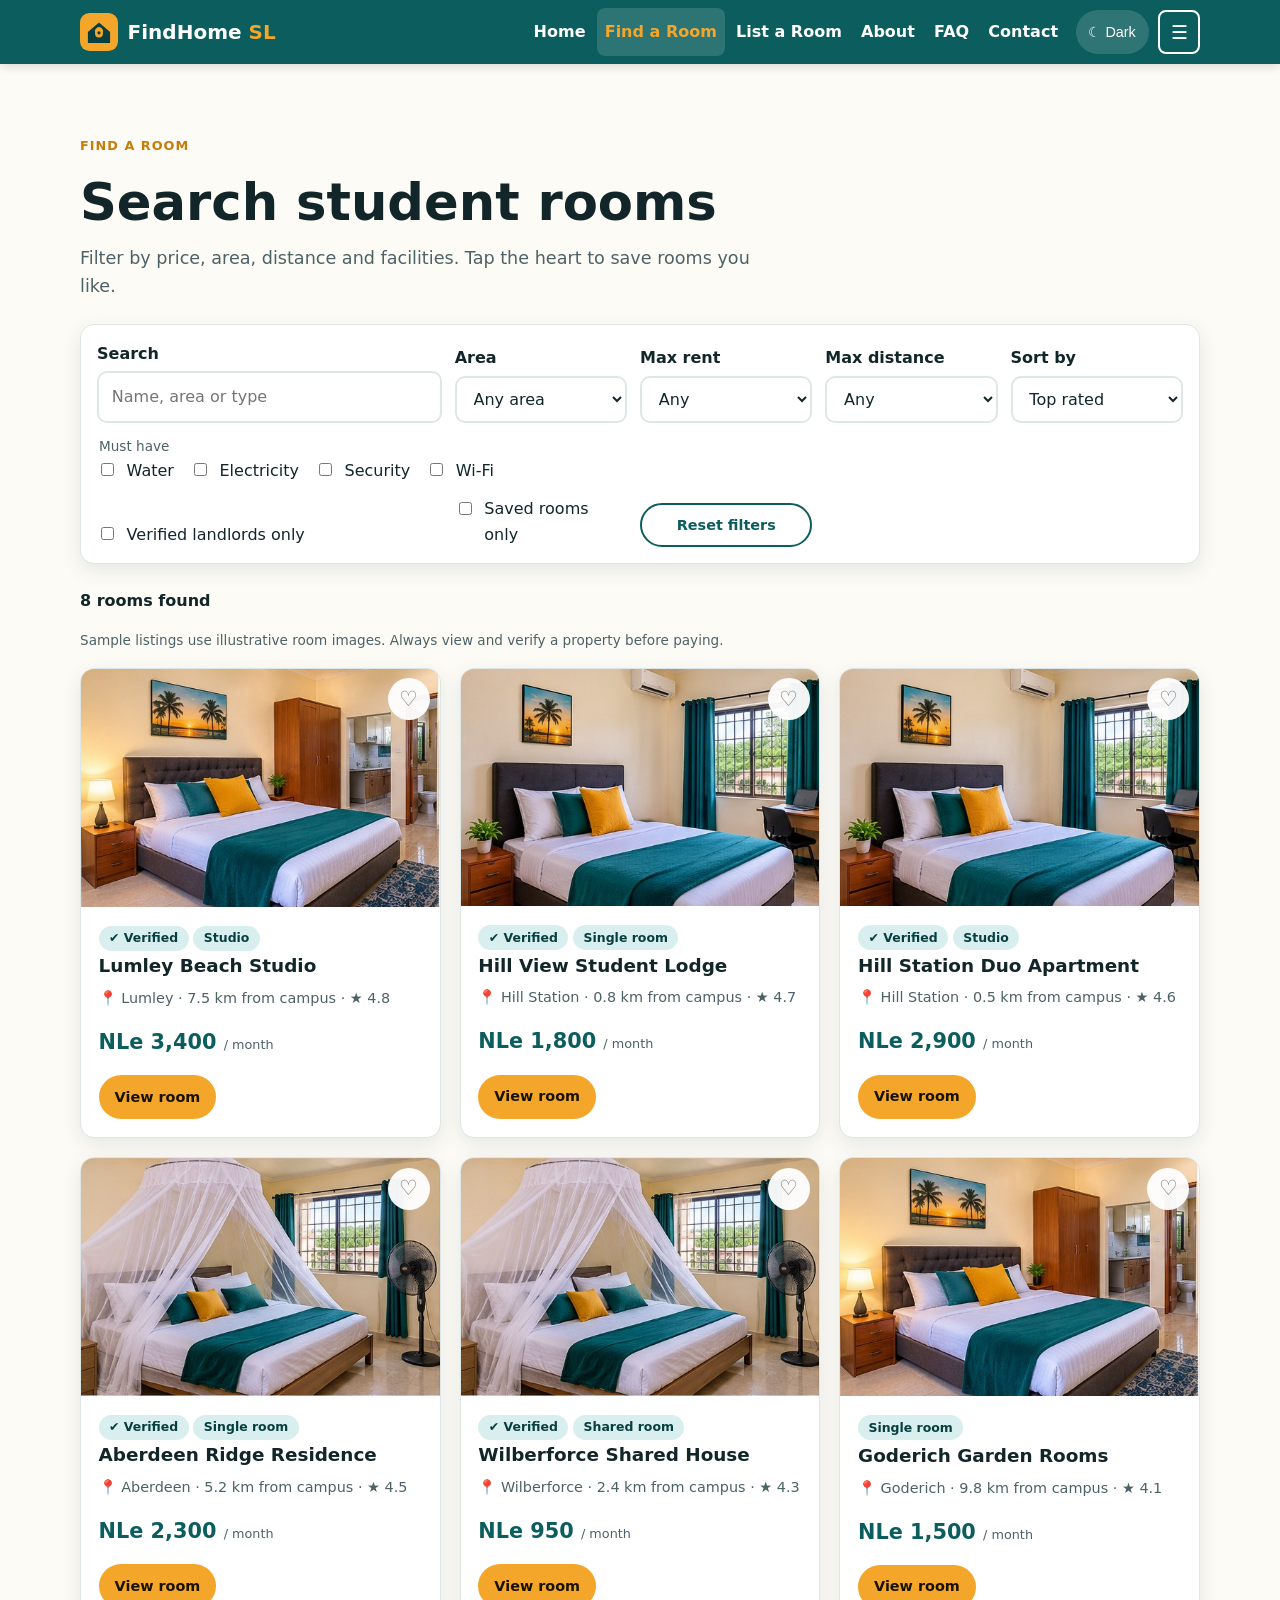
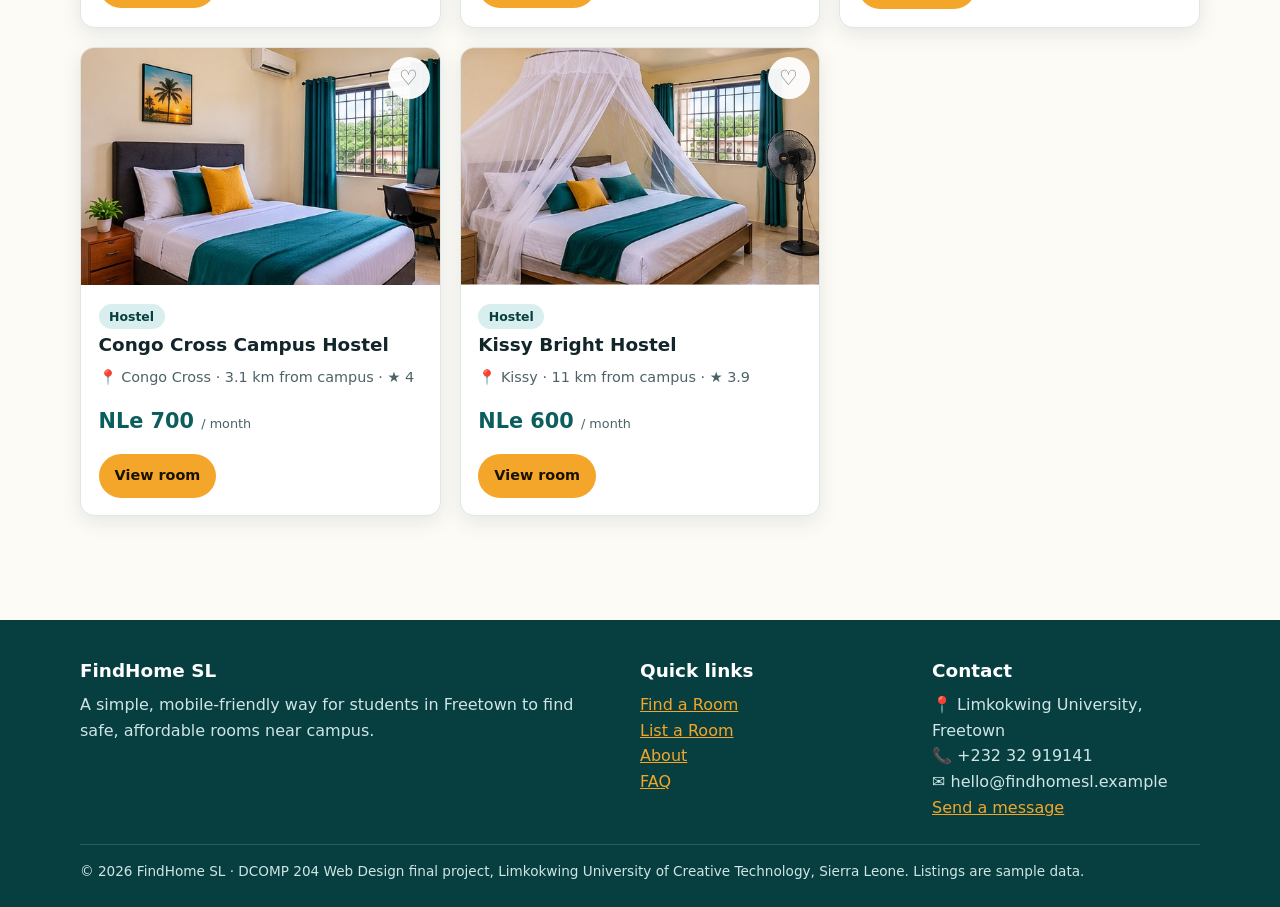
<file: rooms.html>
<!DOCTYPE html>
<html lang="en">
<head>
<meta charset="UTF-8">
<meta name="viewport" content="width=device-width, initial-scale=1">
<title>Find a Room | FindHome SL</title>
<meta name="description" content="Search and filter student rooms in Freetown by price, area, distance and facilities.">
<meta name="theme-color" content="#0b5d5e">
<link rel="icon" href="assets/favicon.svg" type="image/svg+xml">
<link rel="stylesheet" href="css/style.css">
<script>try{var t=localStorage.getItem("fh_theme");if(t)document.documentElement.setAttribute("data-theme",t)}catch(e){}</script>
</head>
<body>
<a class="skip-link" href="#main">Skip to main content</a>
<header class="site-header">
  <div class="container nav-bar">
    <a class="brand" href="index.html" aria-label="FindHome SL – home"><svg viewBox="0 0 48 48" aria-hidden="true"><rect width="48" height="48" rx="12" fill="#f4a62a"/><path d="M10 24 24 12l14 12v14H10z" fill="#073f40"/><circle cx="24" cy="26" r="5" fill="#f4a62a"/><path d="M24 31l-4-5a5 5 0 1 1 8 0z" fill="#f4a62a"/><circle cx="24" cy="25" r="2" fill="#073f40"/></svg><span>FindHome <em>SL</em></span></a>
    <nav class="header-actions" aria-label="Main">
      <ul class="nav-links" id="menu"><li><a href="index.html">Home</a></li><li><a href="rooms.html" aria-current="page">Find a Room</a></li><li><a href="list-room.html">List a Room</a></li><li><a href="about.html">About</a></li><li><a href="faq.html">FAQ</a></li><li><a href="contact.html">Contact</a></li></ul>
      <button class="theme-btn" type="button" aria-label="Toggle dark mode">☾ Dark</button>
      <button class="nav-toggle" type="button" aria-expanded="false" aria-controls="menu" aria-label="Menu">☰</button>
    </nav>
  </div>
</header>
<main id="main">

<section class="section"><div class="container">
  <p class="eyebrow">Find a Room</p><h1>Search student rooms</h1>
  <p class="lead">Filter by price, area, distance and facilities. Tap the heart to save rooms you like.</p>
  <form class="toolbar" style="margin-top:1.5rem" onsubmit="return false" aria-label="Room filters">
    <div class="field"><label for="f-text">Search</label><input id="f-text" type="search" placeholder="Name, area or type"></div>
    <div class="field"><label for="f-area">Area</label><select id="f-area"><option value="">Any area</option></select></div>
    <div class="field"><label for="f-price">Max rent</label><select id="f-price"><option value="">Any</option><option value="1000">NLe 1,000</option><option value="2000">NLe 2,000</option><option value="3000">NLe 3,000</option></select></div>
    <div class="field"><label for="f-dist">Max distance</label><select id="f-dist"><option value="">Any</option><option value="1">1 km</option><option value="3">3 km</option><option value="6">6 km</option></select></div>
    <div class="field"><label for="f-sort">Sort by</label><select id="f-sort"><option value="rating">Top rated</option><option value="price-asc">Price: low to high</option><option value="price-desc">Price: high to low</option><option value="distance">Nearest to campus</option></select></div>
    <fieldset style="border:0;padding:0;margin:0;grid-column:1/-1"><legend class="hint">Must have</legend><div id="f-fac" style="display:flex;flex-wrap:wrap;gap:1rem"></div></fieldset>
    <label class="check"><input id="f-verified" type="checkbox"> Verified landlords only</label>
    <label class="check"><input id="f-favs" type="checkbox"> Saved rooms only</label>
    <button class="btn secondary small" type="button" id="reset-top">Reset filters</button>
  </form>
  <p class="result-count" id="count" aria-live="polite"></p><p class="hint">Sample listings use illustrative room images. Always view and verify a property before paying.</p>
  <div class="grid cols-3" id="results"></div>
</div></section>
</main>
<footer class="site-footer">
  <div class="container footer-grid">
    <div><h3>FindHome SL</h3><p>A simple, mobile-friendly way for students in Freetown to find safe, affordable rooms near campus.</p></div>
    <div><h3>Quick links</h3><ul><li><a href="rooms.html">Find a Room</a></li><li><a href="list-room.html">List a Room</a></li><li><a href="about.html">About</a></li><li><a href="faq.html">FAQ</a></li></ul></div>
    <div><h3>Contact</h3><ul><li>📍 Limkokwing University, Freetown</li><li>📞 +232 32 919141</li><li>✉ hello@findhomesl.example</li><li><a href="contact.html">Send a message</a></li></ul></div>
  </div>
  <div class="container copyright">© <span id="year">2026</span> FindHome SL · DCOMP 204 Web Design final project, Limkokwing University of Creative Technology, Sierra Leone. Listings are sample data.</div>
</footer>
<script src="js/data.js"></script>
<script src="js/main.js"></script>
<script src="js/rooms.js"></script>
</body>
</html>
</file>
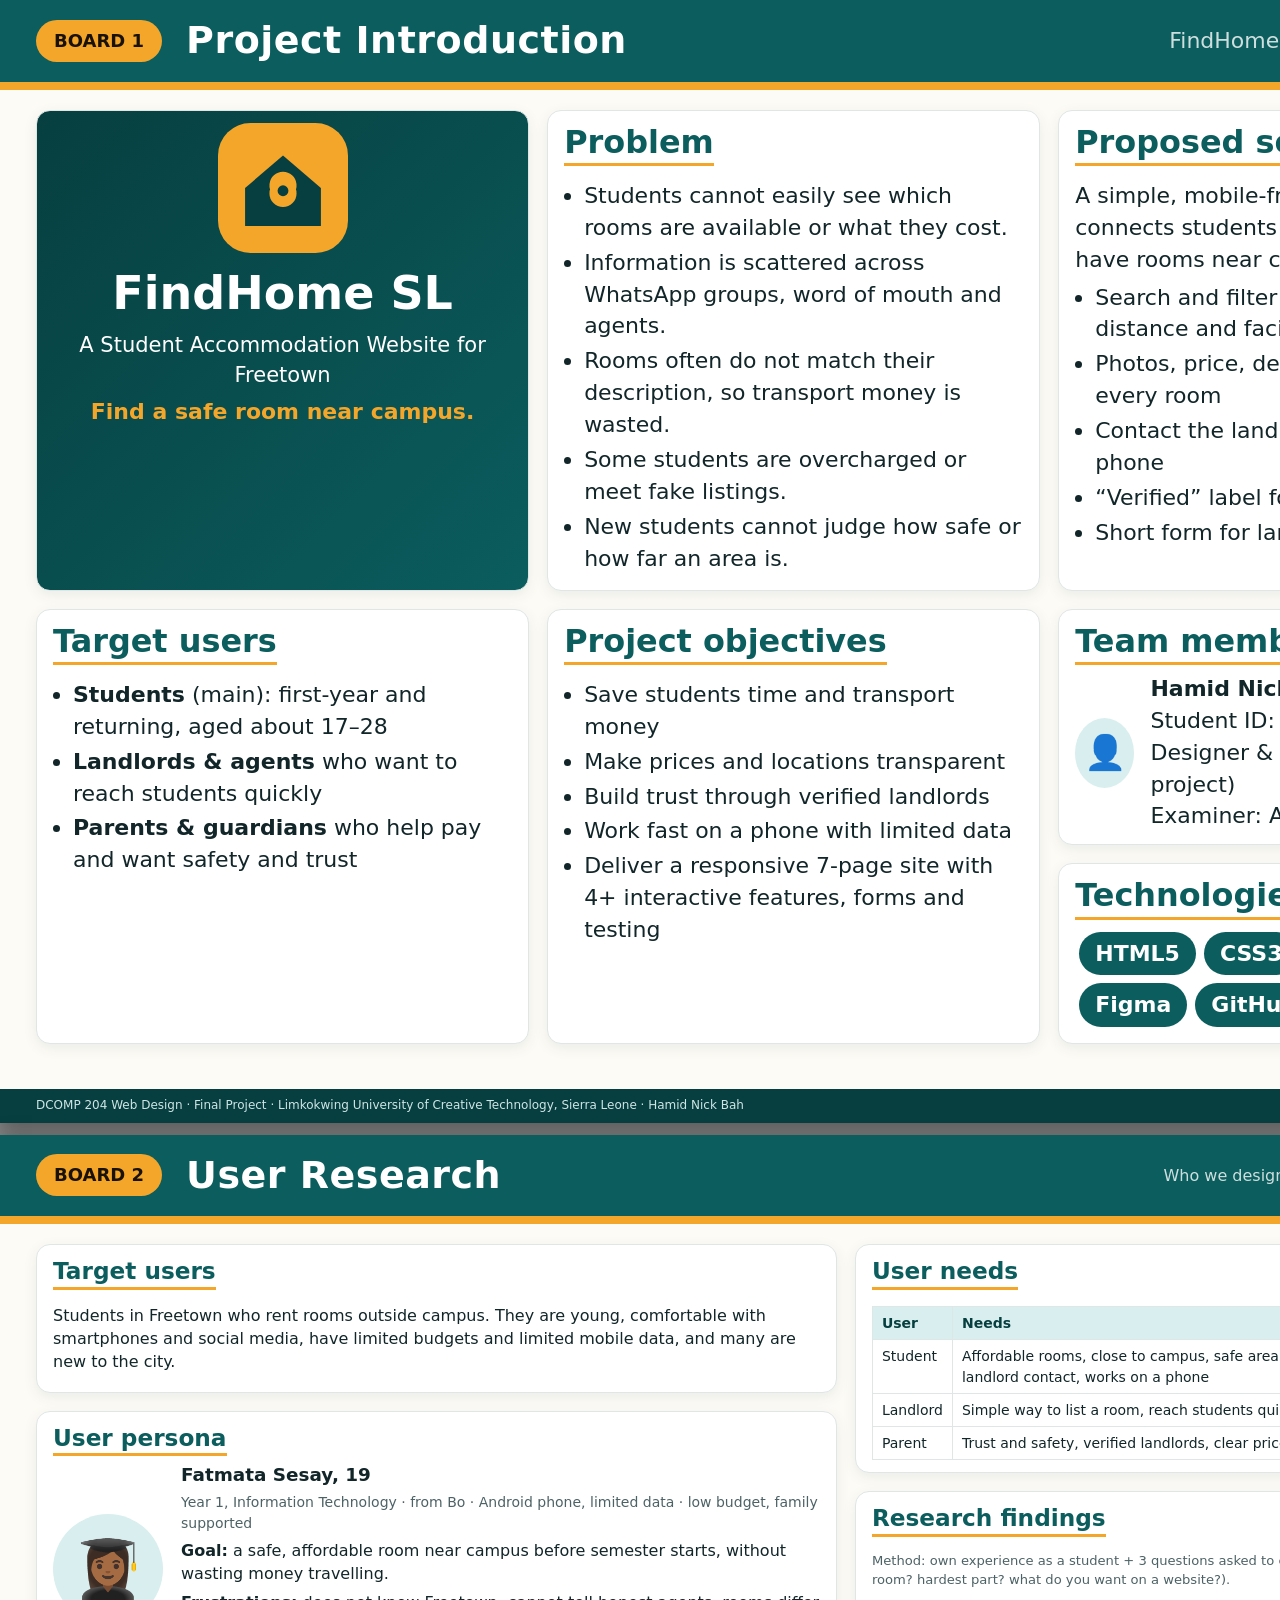
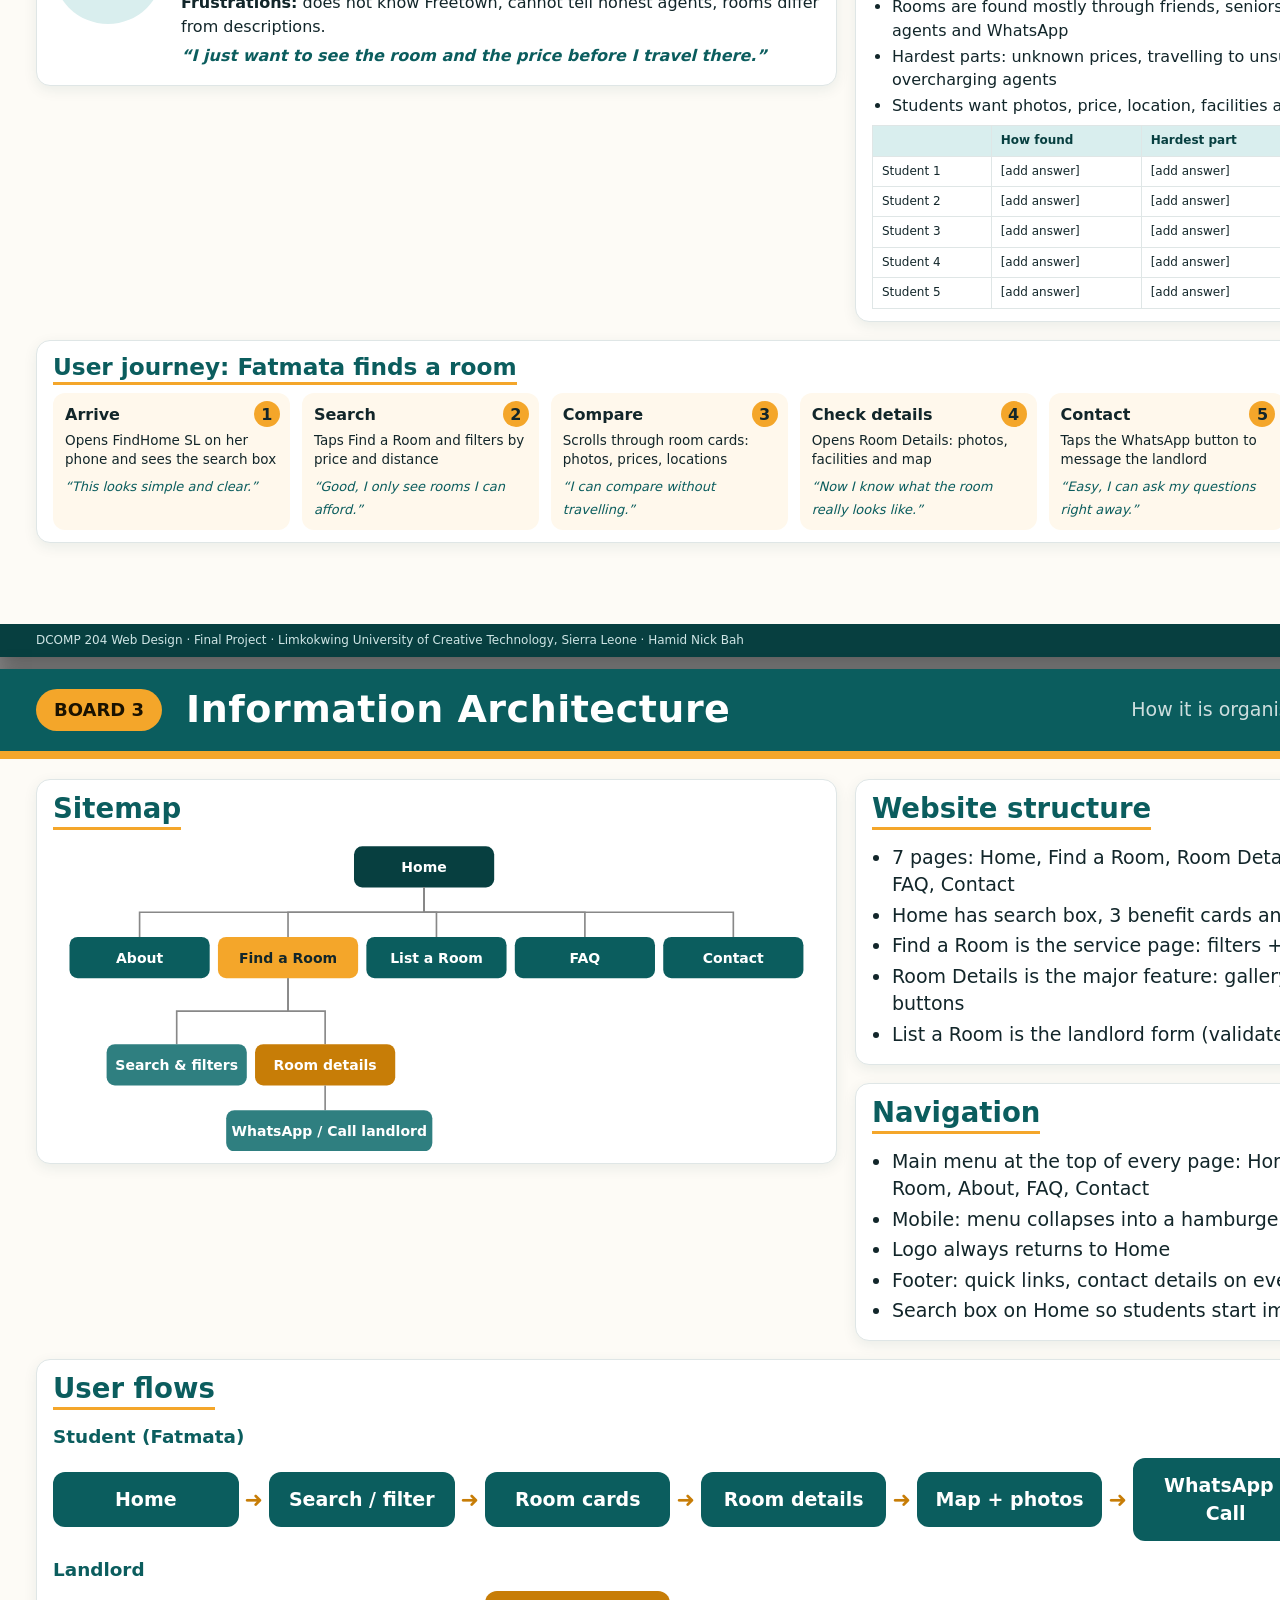
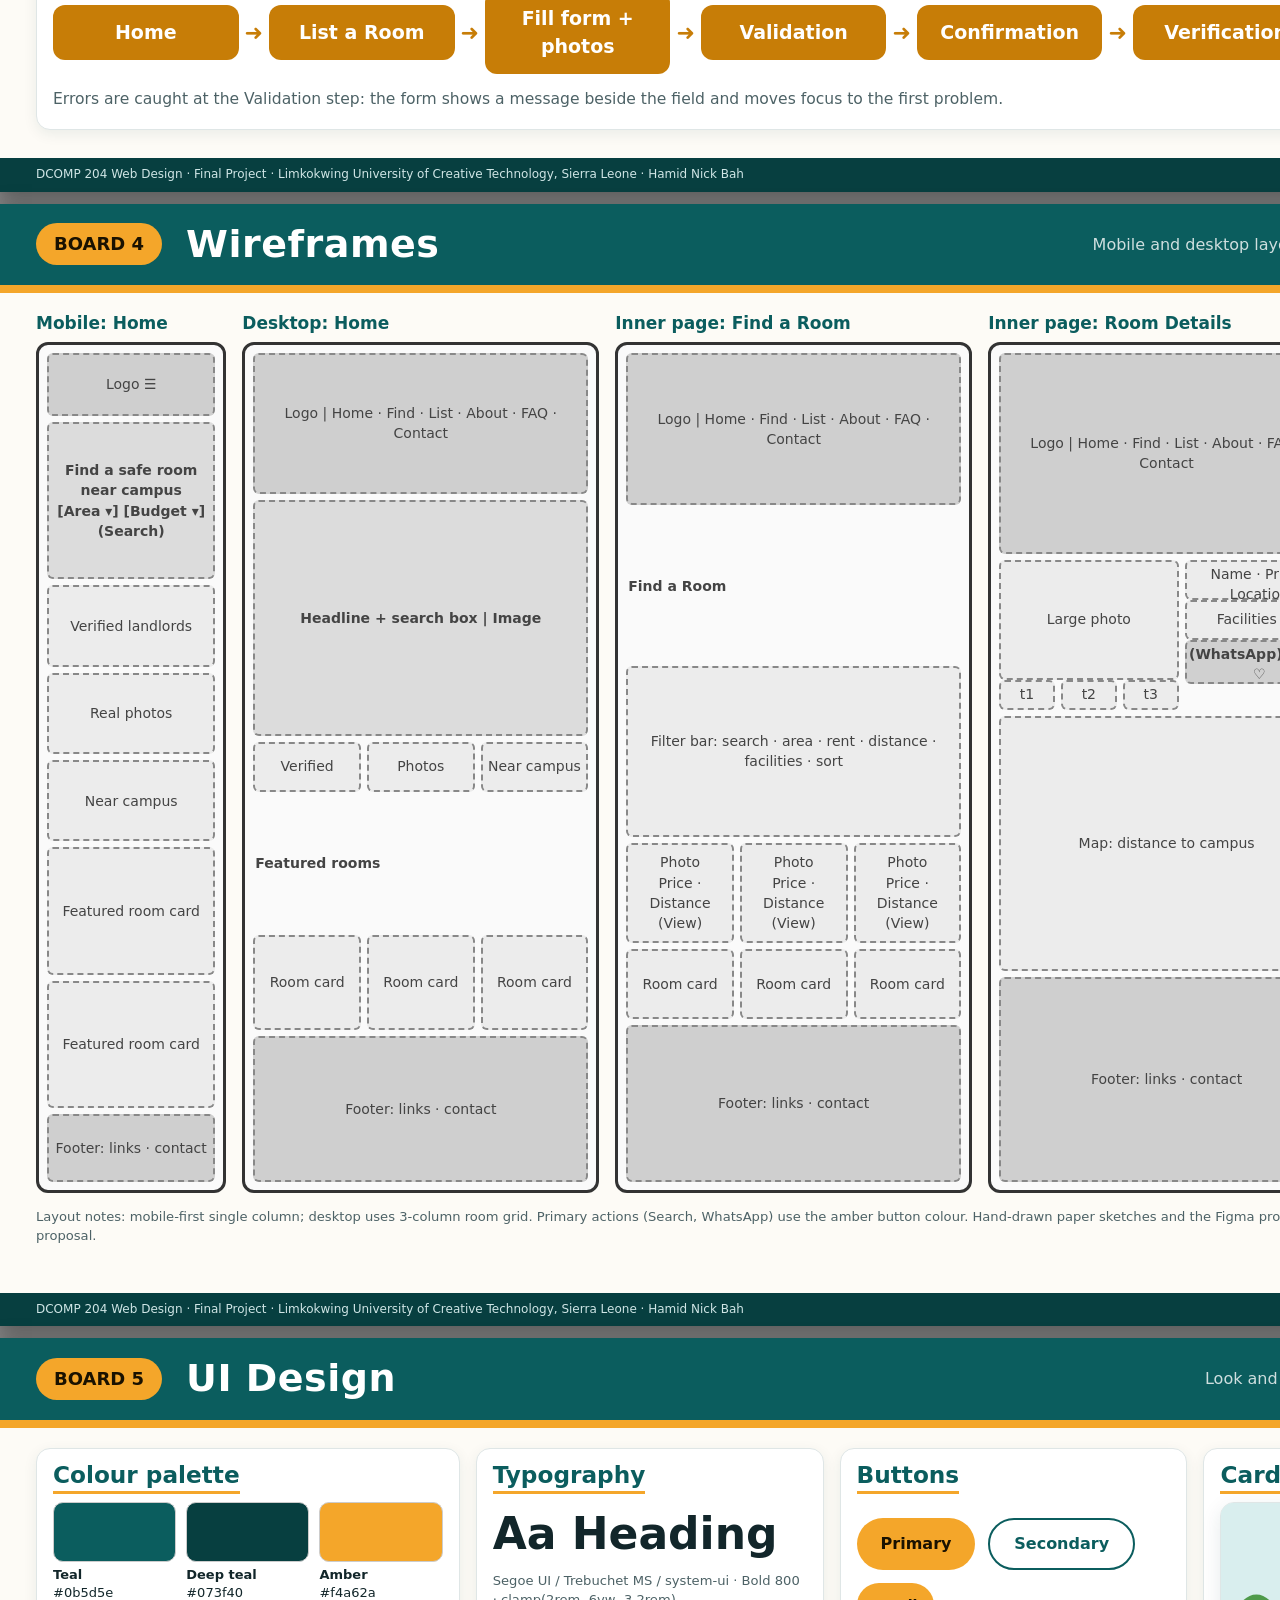
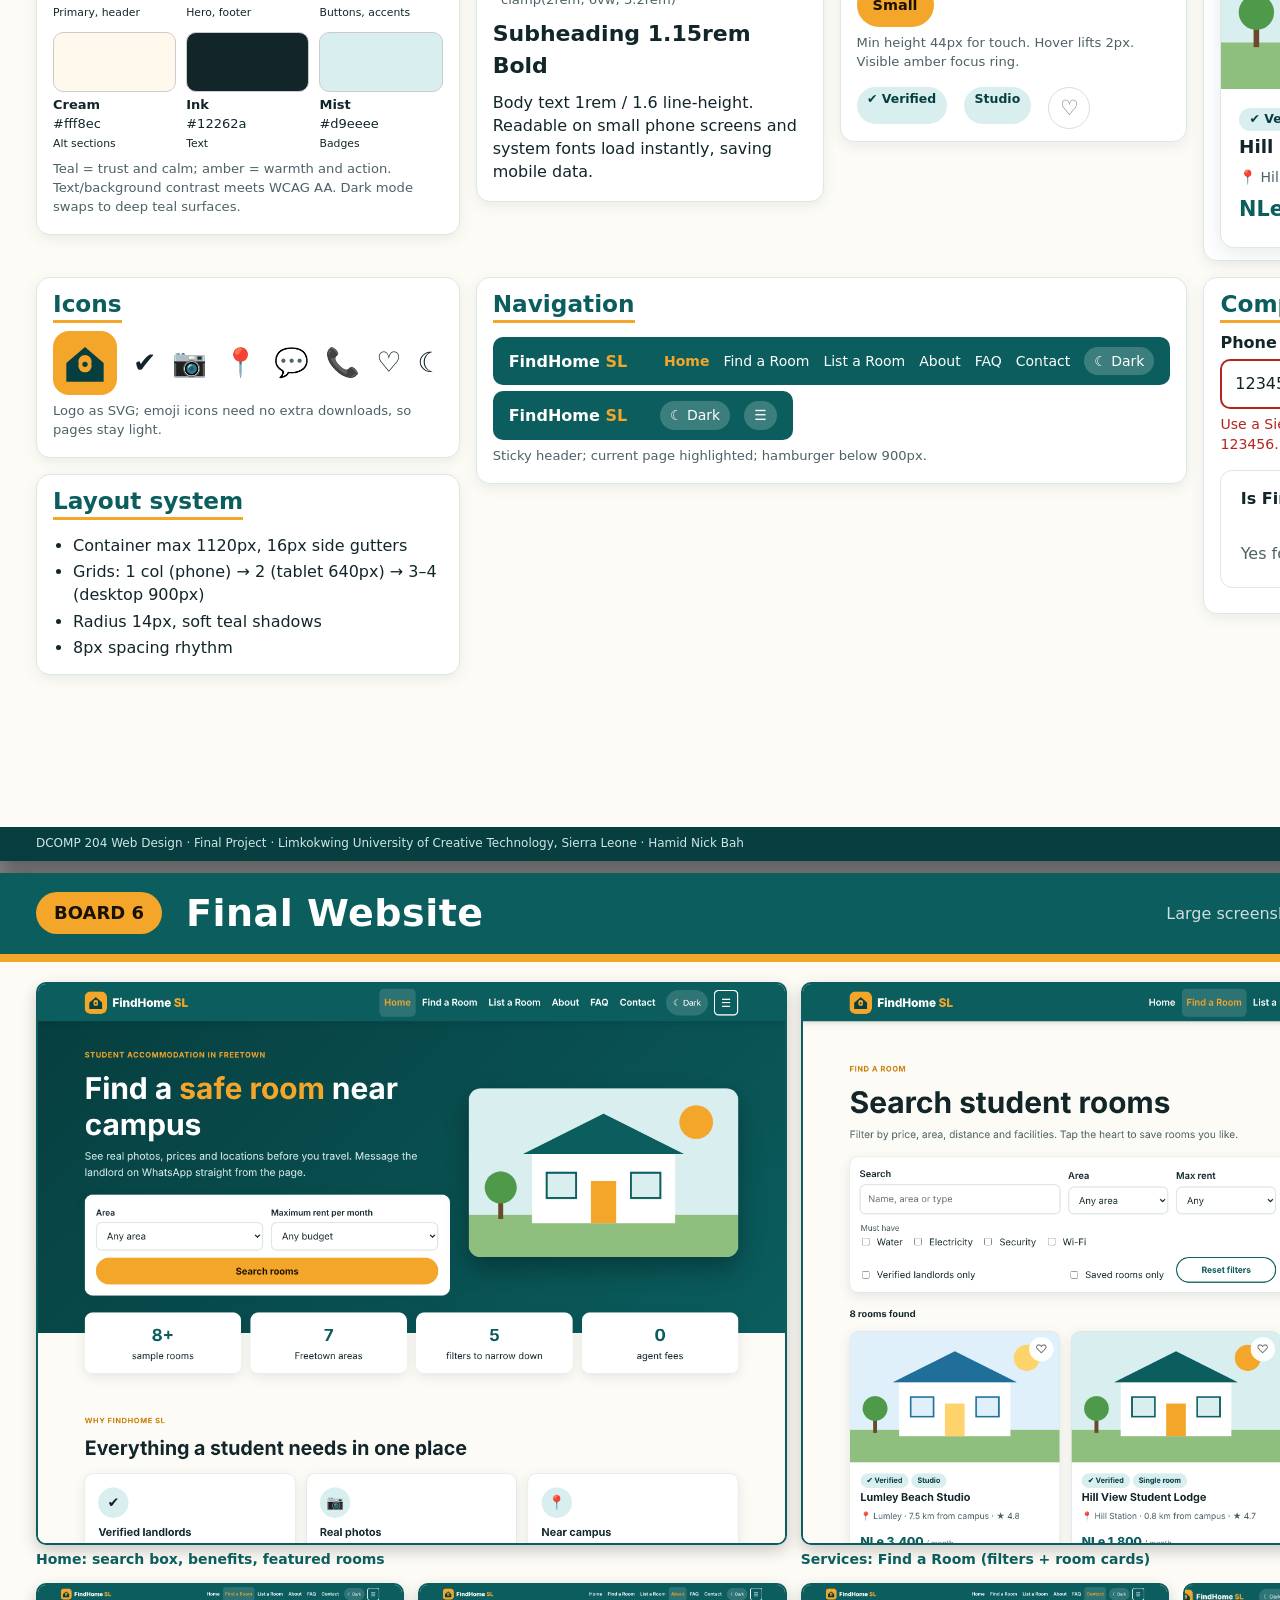
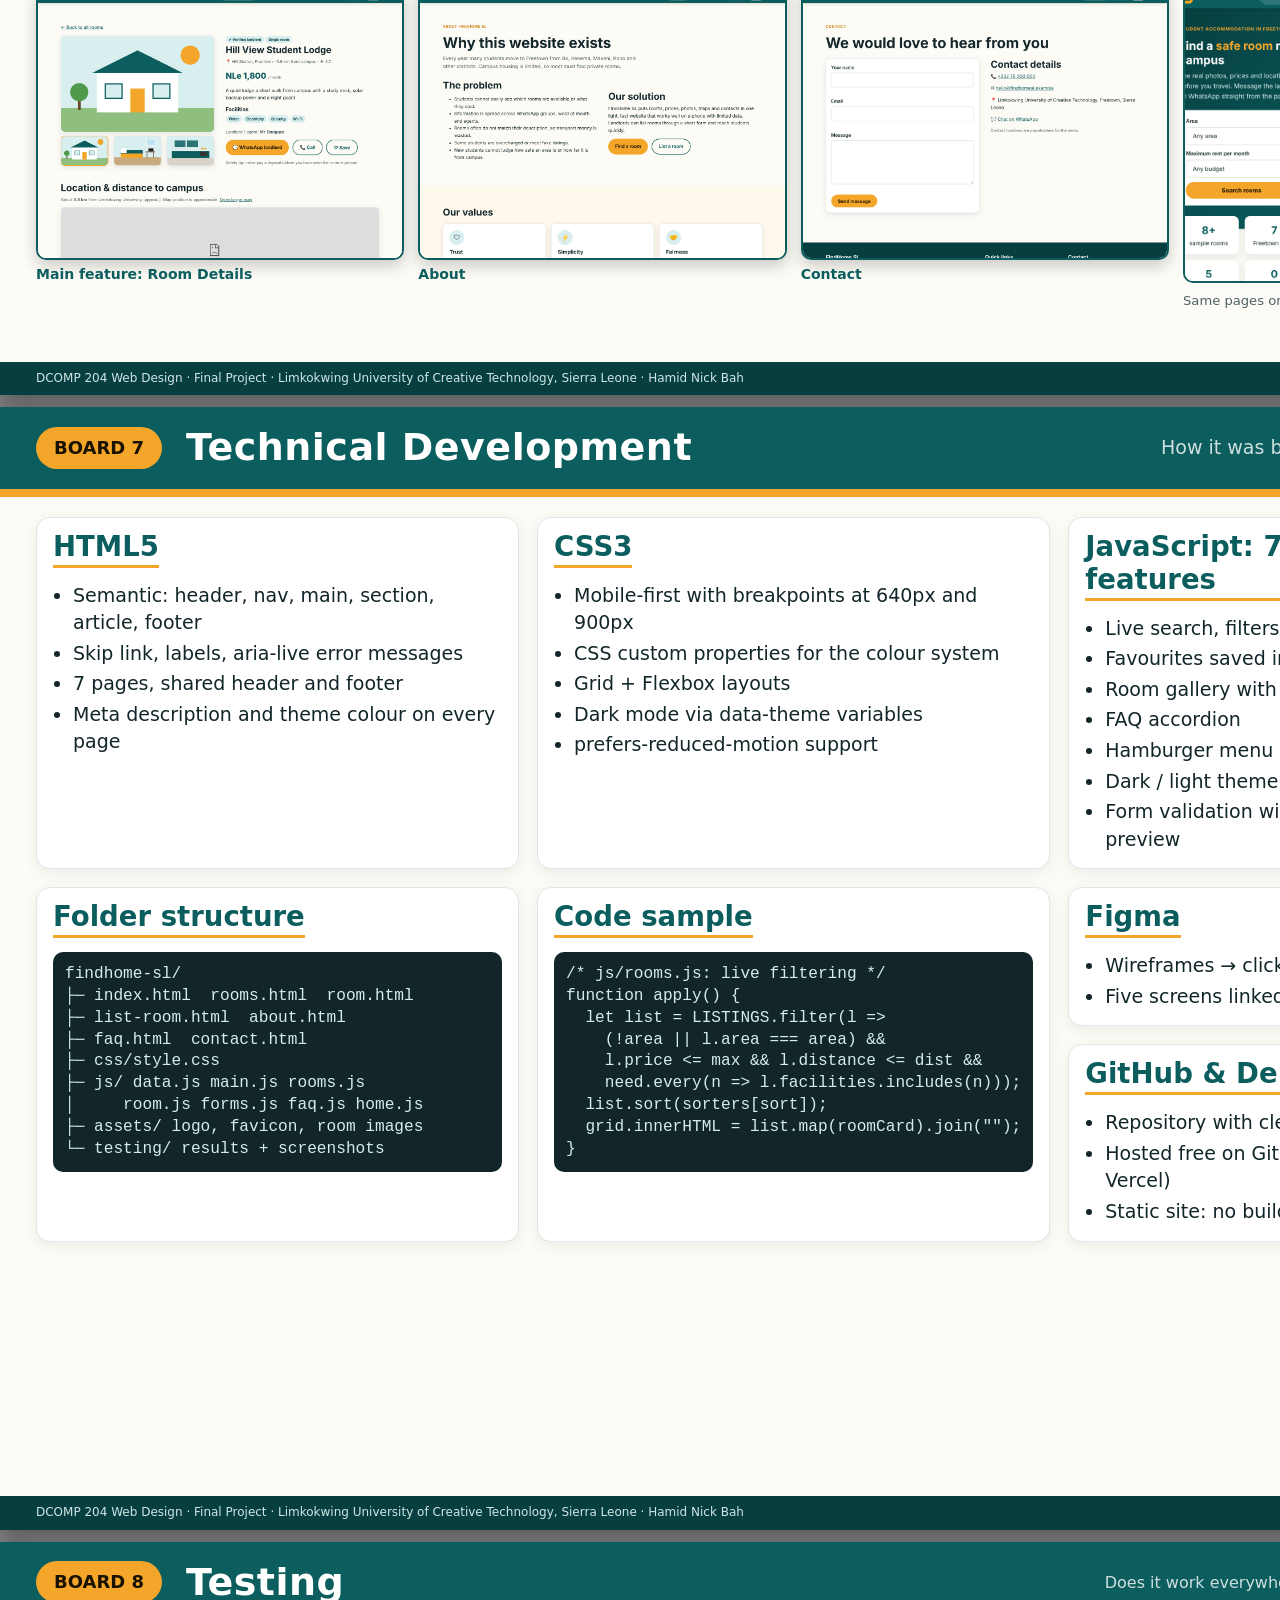
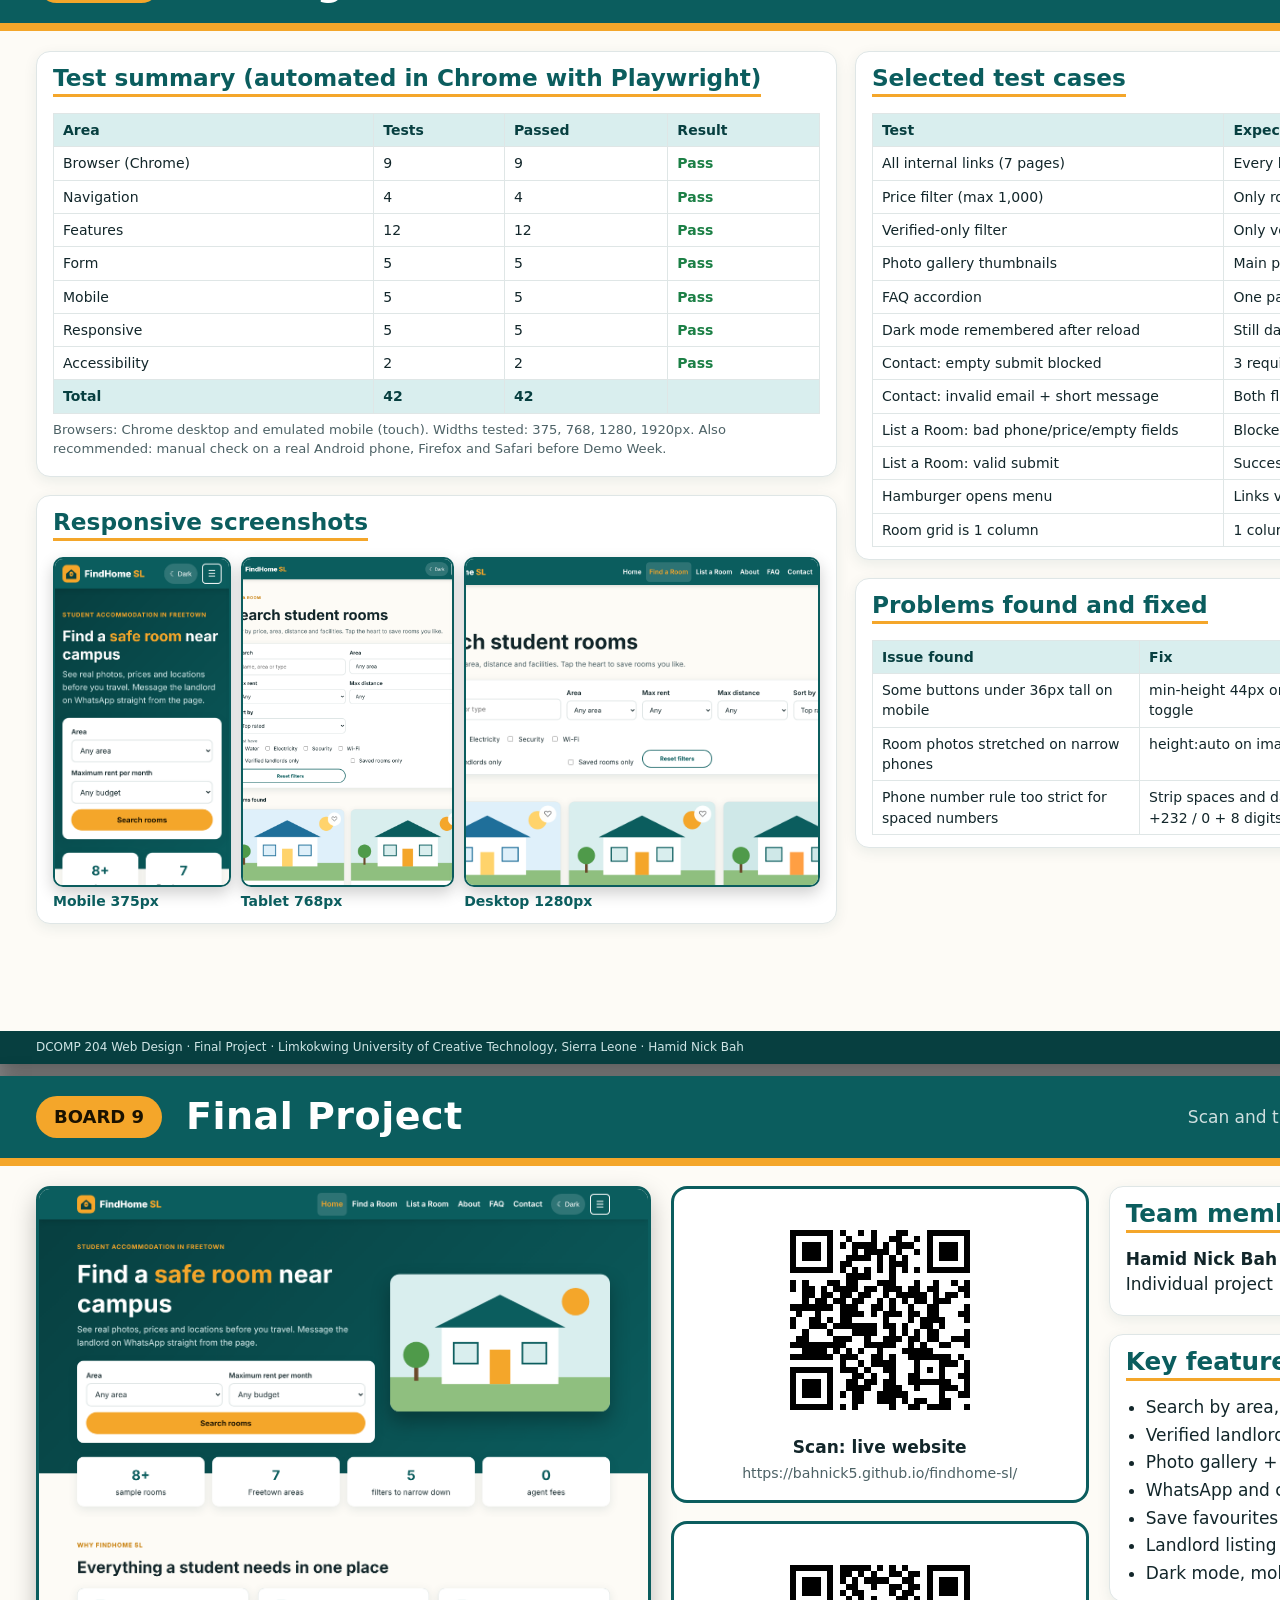
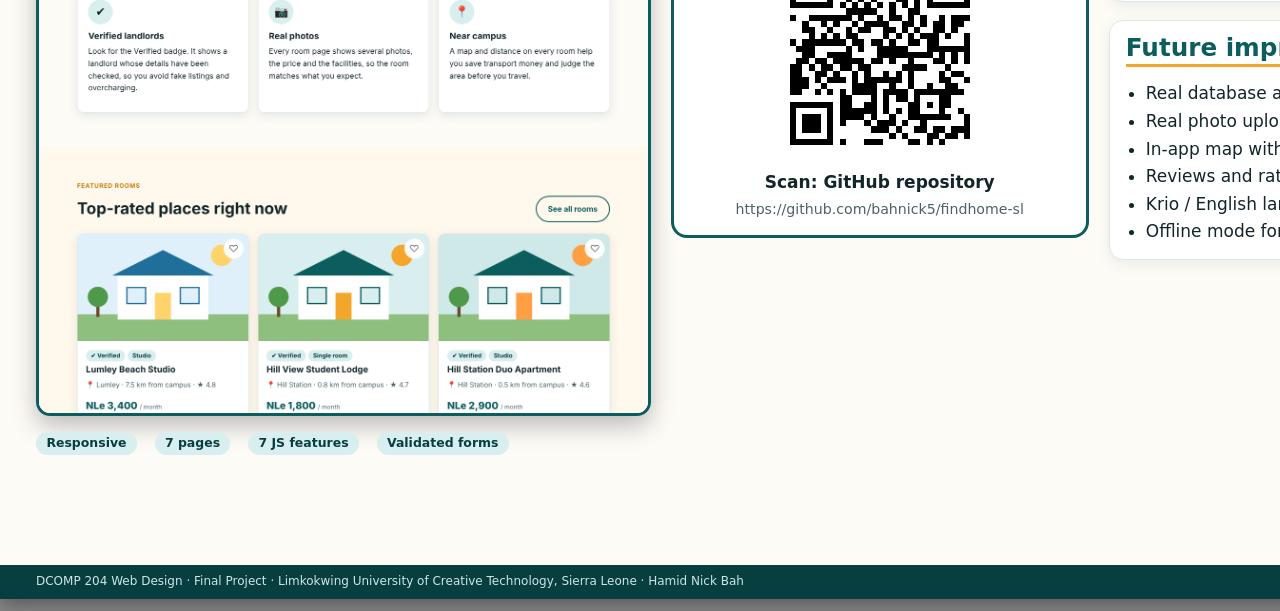
<file: portfolio/portfolio.html>
<!DOCTYPE html><html lang="en"><head><meta charset="utf-8"><title>FindHome SL – A3 Portfolio</title><link rel="stylesheet" href="../css/style.css"><style>
@page{size:420mm 297mm;margin:0}
*{box-sizing:border-box}
body{margin:0;background:#888;font-family:"Segoe UI","Trebuchet MS",system-ui,Arial,sans-serif;color:#12262a}
.board{width:420mm;height:297mm;background:#fdfbf6;margin:0 auto 12px;position:relative;overflow:hidden;page-break-after:always;display:flex;flex-direction:column;font-size:16px;line-height:1.45}
.bh{background:#0b5d5e;color:#fff;padding:18px 36px;display:flex;align-items:center;gap:24px;border-bottom:8px solid #f4a62a}
.bn{background:#f4a62a;color:#1a1200;font-weight:800;padding:8px 18px;border-radius:999px;font-size:18px}
.bh h1{margin:0;font-size:38px;flex:1;letter-spacing:.5px}.bs{opacity:.8}
.brand-mini{display:flex;align-items:center;gap:10px;font-size:22px}.brand-mini svg{width:42px;height:42px}.brand-mini i{color:#f4a62a;font-style:normal}
.bb{flex:1;padding:20px 36px;overflow:hidden}
.bf{padding:8px 36px;background:#073f40;color:#cfe5e5;font-size:12px}
.box{background:#fff;border:1px solid #dfe6e6;border-radius:14px;padding:16px 20px;box-shadow:0 4px 14px rgba(7,63,64,.08)}
.box h2{margin:0 0 8px;color:#0b5d5e;font-size:1.45em;border-bottom:3px solid #f4a62a;display:inline-block;padding-bottom:2px}
.box ul{margin:6px 0 0;padding-left:20px}.box li{margin:3px 0}
.box p{margin:6px 0}
.g3{display:grid;grid-template-columns:repeat(3,1fr);gap:18px}.g4{display:grid;grid-template-columns:repeat(4,1fr);gap:16px;align-items:start}.span2{grid-column:span 2}.g2a{display:grid;grid-template-columns:1.15fr 1fr;gap:18px}
.g9{display:grid;grid-template-columns:1.25fr .85fr .9fr;gap:20px}
.hint{font-size:.82em;color:#4d6266}.meta{color:#4d6266;font-size:14px}
.hero1{background:linear-gradient(135deg,#073f40,#0b5d5e);color:#fff;text-align:center}.hero1 h2{color:#fff;border:0}.biglogo svg{width:130px;margin:auto}.tag{color:#f4a62a;font-weight:700;font-size:22px}
.team{display:flex;gap:16px;align-items:center}.avatar{width:70px;height:70px;border-radius:50%;background:#d9eeee;display:grid;place-items:center;font-size:34px}.avatar.big{width:110px;height:110px;font-size:56px;flex:none}
.chips span{font-size:1em;display:inline-block;background:#0b5d5e;color:#fff;border-radius:999px;padding:6px 16px;margin:4px;font-weight:700}
table{width:100%;border-collapse:collapse;font-size:14px;margin-top:8px}th,td{border:1px solid #dfe6e6;padding:6px 9px;text-align:left;vertical-align:top}th{background:#d9eeee;color:#073f40}
table.small{font-size:12px}.pass{color:#1b7f45;font-weight:800}
.persona{display:flex;gap:18px;align-items:center}.quote{font-style:italic;color:#0b5d5e;font-weight:600}
.journey{display:grid;grid-template-columns:repeat(6,1fr);gap:12px}.step{background:#fff8ec;border-radius:12px;padding:10px 12px;position:relative}.step p{margin:4px 0;font-size:13.5px}.step em{font-size:13px;color:#0b5d5e}.sn{position:absolute;right:10px;top:8px;background:#f4a62a;border-radius:50%;width:26px;height:26px;display:grid;place-items:center;font-weight:800}
.flow{display:flex;align-items:center;justify-content:space-between;gap:6px;margin-top:10px}.fn{background:#0b5d5e;color:#fff;padding:14px 10px;border-radius:12px;text-align:center;font-weight:700;flex:1}.arrow{color:#c77d07;font-size:22px}
.wfrow{display:grid;grid-template-columns:.8fr 1.5fr 1.5fr 1.5fr .8fr;gap:16px;align-items:stretch;height:calc(100% - 80px)}.wfcol{display:flex;flex-direction:column}.wfcol .wf{flex:1}.wfcol h3{margin:0 0 8px;font-size:17px;color:#0b5d5e}
.wf{border:3px solid #333;border-radius:12px;padding:8px;background:#fafafa;display:flex;flex-direction:column;gap:6px}
.wb{border:2px dashed #888;background:#ececec;color:#444;display:grid;place-items:center;text-align:center;font-size:14px;border-radius:6px;padding:2px;flex:1 1 auto}
.wb.dk{background:#cfcfcf}.wb.hero{background:#dcdcdc;font-weight:700}.wb.lbl{background:none;border:0;font-weight:700;justify-content:start}.wb.btn{background:#d0d0d0;font-weight:700}
.wf .row{display:flex;gap:6px}.wf .row .wb{flex:1}
.swatches{display:grid;grid-template-columns:repeat(3,1fr);gap:10px}.sw div{height:60px;border-radius:10px;border:1px solid #ccc;margin-bottom:4px}.sw{font-size:13px}
.icons{display:flex;align-items:center;gap:16px;font-size:34px}
.navmock span{white-space:nowrap}.navmock{display:flex;gap:14px;align-items:center;background:#0b5d5e;color:#fff;border-radius:10px;padding:10px 16px;margin:6px 0;font-size:14px}.navmock i{color:#f4a62a;font-style:normal}.navmock .on{color:#f4a62a;font-weight:700}.navmock b{margin-right:auto;font-size:16px}.navmock .pill{background:rgba(255,255,255,.2);padding:4px 10px;border-radius:99px}.navmock.m{max-width:300px}
.shots{display:grid;grid-template-columns:repeat(4,1fr);gap:14px;align-content:start}.w2{grid-column:span 2}
figure{margin:0;display:flex;flex-direction:column;min-height:0}figure img{width:100%;aspect-ratio:4/3;object-fit:cover;object-position:top;border-radius:10px;border:2px solid #0b5d5e;box-shadow:0 6px 16px rgba(0,0,0,.2)}figcaption{font-weight:700;font-size:14px;color:#0b5d5e;margin-top:4px}
.mob{display:grid;grid-template-columns:repeat(3,1fr);gap:8px;align-content:start}.mob img{width:100%;border-radius:10px;border:2px solid #0b5d5e;height:300px;object-fit:cover;object-position:top}.mob p{grid-column:1/-1;margin:0}
pre{background:#12262a;color:#d6ecec;padding:12px;border-radius:10px;font-size:.85em;overflow:hidden;margin:6px 0 0;line-height:1.35}
.resp{display:grid;grid-template-columns:1fr 1.2fr 2fr;gap:10px;margin-top:8px}.resp figure img{height:330px;flex:none;aspect-ratio:auto}
.shot9 img{width:100%;border-radius:14px;border:3px solid #0b5d5e;box-shadow:0 10px 24px rgba(0,0,0,.25);height:830px;object-fit:cover;object-position:top}
.qrs{display:flex;flex-direction:column;gap:18px}.qr{background:#fff;border:3px solid #0b5d5e;border-radius:16px;padding:16px;text-align:center}.qr img{width:230px;margin:auto}.qr small{display:block;word-break:break-all;color:#4d6266;margin-top:4px}
  .board .listing-img{aspect-ratio:2/1}.board .icons{font-size:28px}.board .box{padding:12px 16px}
@media screen{.board{box-shadow:0 4px 20px rgba(0,0,0,.4)}}
</style></head><body><section class="board" style="font-size:22px"><header class="bh"><div class="bn">BOARD 1</div><h1>Project Introduction</h1><div class="bs">FindHome SL</div><div class="brand-mini"><svg viewBox="0 0 48 48" xmlns="http://www.w3.org/2000/svg"><rect width="48" height="48" rx="12" fill="#f4a62a"/><path d="M10 24 24 12l14 12v14H10z" fill="#073f40"/><circle cx="24" cy="26" r="5" fill="#f4a62a"/><path d="M24 31l-4-5a5 5 0 1 1 8 0z" fill="#f4a62a"/><circle cx="24" cy="25" r="2" fill="#073f40"/></svg><b>FindHome <i>SL</i></b></div></header><div class="bb"><div class="g3">
 <div class="box hero1"><div class="biglogo"><svg viewBox="0 0 48 48" xmlns="http://www.w3.org/2000/svg"><rect width="48" height="48" rx="12" fill="#f4a62a"/><path d="M10 24 24 12l14 12v14H10z" fill="#073f40"/><circle cx="24" cy="26" r="5" fill="#f4a62a"/><path d="M24 31l-4-5a5 5 0 1 1 8 0z" fill="#f4a62a"/><circle cx="24" cy="25" r="2" fill="#073f40"/></svg></div><h2 style="font-size:46px;margin:.3em 0 0">FindHome SL</h2><p style="font-size:21px">A Student Accommodation Website for Freetown</p><p class="tag">Find a safe room near campus.</p></div>
 <div class="box "><h2>Problem</h2><ul><li>Students cannot easily see which rooms are available or what they cost.</li><li>Information is scattered across WhatsApp groups, word of mouth and agents.</li><li>Rooms often do not match their description, so transport money is wasted.</li><li>Some students are overcharged or meet fake listings.</li><li>New students cannot judge how safe or how far an area is.</li></ul></div>
 <div class="box "><h2>Proposed solution</h2><p>A simple, mobile-friendly website that connects students with landlords who have rooms near campus.</p><ul><li>Search and filter by price, area, distance and facilities</li><li>Photos, price, description and map for every room</li><li>Contact the landlord by WhatsApp or phone</li><li>“Verified” label for checked landlords</li><li>Short form for landlords to list rooms</li></ul></div>
 <div class="box "><h2>Target users</h2><ul><li><b>Students</b> (main): first-year and returning, aged about 17–28</li><li><b>Landlords &amp; agents</b> who want to reach students quickly</li><li><b>Parents &amp; guardians</b> who help pay and want safety and trust</li></ul></div>
 <div class="box "><h2>Project objectives</h2><ul><li>Save students time and transport money</li><li>Make prices and locations transparent</li><li>Build trust through verified landlords</li><li>Work fast on a phone with limited data</li><li>Deliver a responsive 7-page site with 4+ interactive features, forms and testing</li></ul></div>
 <div><div class="box"><h2>Team members</h2><div class="team"><div class="avatar">👤</div><div><b>Hamid Nick Bah</b><br>Student ID: 905006277<br>Designer &amp; developer (individual project)<br>Examiner: Amadu Kamara</div></div></div>
 <div class="box" style="margin-top:18px"><h2>Technologies</h2><div class="chips"><span>HTML5</span><span>CSS3</span><span>JavaScript</span><span>Figma</span><span>GitHub</span><span>GitHub Pages</span></div></div></div></div></div>
<footer class="bf">DCOMP 204 Web Design · Final Project · Limkokwing University of Creative Technology, Sierra Leone · Hamid Nick Bah</footer></section><section class="board" style="font-size:16px"><header class="bh"><div class="bn">BOARD 2</div><h1>User Research</h1><div class="bs">Who we design for</div><div class="brand-mini"><svg viewBox="0 0 48 48" xmlns="http://www.w3.org/2000/svg"><rect width="48" height="48" rx="12" fill="#f4a62a"/><path d="M10 24 24 12l14 12v14H10z" fill="#073f40"/><circle cx="24" cy="26" r="5" fill="#f4a62a"/><path d="M24 31l-4-5a5 5 0 1 1 8 0z" fill="#f4a62a"/><circle cx="24" cy="25" r="2" fill="#073f40"/></svg><b>FindHome <i>SL</i></b></div></header><div class="bb"><div class="g2a">
 <div>
  <div class="box "><h2>Target users</h2><p>Students in Freetown who rent rooms outside campus. They are young, comfortable with smartphones and social media, have limited budgets and limited mobile data, and many are new to the city.</p></div>
  <div class="box" style="margin-top:18px"><h2>User persona</h2><div class="persona"><div class="avatar big">👩🏾‍🎓</div><div>
  <h3 style="margin:0">Fatmata Sesay, 19</h3><p class="meta">Year 1, Information Technology · from Bo · Android phone, limited data · low budget, family supported</p>
  <p><b>Goal:</b> a safe, affordable room near campus before semester starts, without wasting money travelling.</p>
  <p><b>Frustrations:</b> does not know Freetown, cannot tell honest agents, rooms differ from descriptions.</p>
  <p class="quote">“I just want to see the room and the price before I travel there.”</p></div></div></div>
 </div>
 <div>
 <div class="box"><h2>User needs</h2><table><tr><th>User</th><th>Needs</th></tr>
 <tr><td>Student</td><td>Affordable rooms, close to campus, safe area, real photos, clear facilities, easy landlord contact, works on a phone</td></tr>
 <tr><td>Landlord</td><td>Simple way to list a room, reach students quickly, show when a room is taken</td></tr>
 <tr><td>Parent</td><td>Trust and safety, verified landlords, clear prices and location</td></tr></table></div>
 <div class="box" style="margin-top:18px"><h2>Research findings</h2><p class="hint">Method: own experience as a student + 3 questions asked to classmates (how did you find your room? hardest part? what do you want on a website?).</p><ul><li>Rooms are found mostly through friends, seniors, walking house to house, agents and WhatsApp</li><li>Hardest parts: unknown prices, travelling to unsuitable rooms, fake or overcharging agents</li><li>Students want photos, price, location, facilities and direct contact in one place</li></ul>
 <table class="small"><tr><th></th><th>How found</th><th>Hardest part</th><th>Wants on a website</th></tr><tr><td>Student 1</td><td>[add answer]</td><td>[add answer]</td><td>[add answer]</td></tr><tr><td>Student 2</td><td>[add answer]</td><td>[add answer]</td><td>[add answer]</td></tr><tr><td>Student 3</td><td>[add answer]</td><td>[add answer]</td><td>[add answer]</td></tr><tr><td>Student 4</td><td>[add answer]</td><td>[add answer]</td><td>[add answer]</td></tr><tr><td>Student 5</td><td>[add answer]</td><td>[add answer]</td><td>[add answer]</td></tr></table></div></div></div>
<div class="box" style="margin-top:18px"><h2>User journey: Fatmata finds a room</h2><div class="journey"><div class="step"><div class="sn">1</div><b>Arrive</b><p>Opens FindHome SL on her phone and sees the search box</p><em>“This looks simple and clear.”</em></div><div class="step"><div class="sn">2</div><b>Search</b><p>Taps Find a Room and filters by price and distance</p><em>“Good, I only see rooms I can afford.”</em></div><div class="step"><div class="sn">3</div><b>Compare</b><p>Scrolls through room cards: photos, prices, locations</p><em>“I can compare without travelling.”</em></div><div class="step"><div class="sn">4</div><b>Check details</b><p>Opens Room Details: photos, facilities and map</p><em>“Now I know what the room really looks like.”</em></div><div class="step"><div class="sn">5</div><b>Contact</b><p>Taps the WhatsApp button to message the landlord</p><em>“Easy, I can ask my questions right away.”</em></div><div class="step"><div class="sn">6</div><b>Decide</b><p>Arranges a visit and chooses her room</p><em>“I feel confident and safe.”</em></div></div></div></div>
<footer class="bf">DCOMP 204 Web Design · Final Project · Limkokwing University of Creative Technology, Sierra Leone · Hamid Nick Bah</footer></section><section class="board" style="font-size:19px"><header class="bh"><div class="bn">BOARD 3</div><h1>Information Architecture</h1><div class="bs">How it is organised</div><div class="brand-mini"><svg viewBox="0 0 48 48" xmlns="http://www.w3.org/2000/svg"><rect width="48" height="48" rx="12" fill="#f4a62a"/><path d="M10 24 24 12l14 12v14H10z" fill="#073f40"/><circle cx="24" cy="26" r="5" fill="#f4a62a"/><path d="M24 31l-4-5a5 5 0 1 1 8 0z" fill="#f4a62a"/><circle cx="24" cy="25" r="2" fill="#073f40"/></svg><b>FindHome <i>SL</i></b></div></header><div class="bb"><div class="g2a"><div><div class="box "><h2>Sitemap</h2><svg viewBox="0 0 930 380" width="100%"><g><rect x="365" y="10" width="170" height="50" rx="10" fill="#073f40"/><text x="450.0" y="41" text-anchor="middle" fill="#fff" font-size="17" font-weight="700">Home</text></g><path d="M450 60 L450 90.0 L105 90.0 L105 120" fill="none" stroke="#888" stroke-width="2"/><path d="M450 60 L450 90.0 L285 90.0 L285 120" fill="none" stroke="#888" stroke-width="2"/><path d="M450 60 L450 90.0 L465 90.0 L465 120" fill="none" stroke="#888" stroke-width="2"/><path d="M450 60 L450 90.0 L645 90.0 L645 120" fill="none" stroke="#888" stroke-width="2"/><path d="M450 60 L450 90.0 L825 90.0 L825 120" fill="none" stroke="#888" stroke-width="2"/><g><rect x="20" y="120" width="170" height="50" rx="10" fill="#0b5d5e"/><text x="105.0" y="151" text-anchor="middle" fill="#fff" font-size="17" font-weight="700">About</text></g><g><rect x="200" y="120" width="170" height="50" rx="10" fill="#f4a62a"/><text x="285.0" y="151" text-anchor="middle" fill="#12262a" font-size="17" font-weight="700">Find a Room</text></g><g><rect x="380" y="120" width="170" height="50" rx="10" fill="#0b5d5e"/><text x="465.0" y="151" text-anchor="middle" fill="#fff" font-size="17" font-weight="700">List a Room</text></g><g><rect x="560" y="120" width="170" height="50" rx="10" fill="#0b5d5e"/><text x="645.0" y="151" text-anchor="middle" fill="#fff" font-size="17" font-weight="700">FAQ</text></g><g><rect x="740" y="120" width="170" height="50" rx="10" fill="#0b5d5e"/><text x="825.0" y="151" text-anchor="middle" fill="#fff" font-size="17" font-weight="700">Contact</text></g><path d="M285 170 L285 210.0 L150 210.0 L150 250" fill="none" stroke="#888" stroke-width="2"/><path d="M285 170 L285 210.0 L330 210.0 L330 250" fill="none" stroke="#888" stroke-width="2"/><g><rect x="65" y="250" width="170" height="50" rx="10" fill="#2f7f80"/><text x="150.0" y="281" text-anchor="middle" fill="#fff" font-size="17" font-weight="700">Search &amp; filters</text></g><g><rect x="245" y="250" width="170" height="50" rx="10" fill="#c77d07"/><text x="330.0" y="281" text-anchor="middle" fill="#fff" font-size="17" font-weight="700">Room details</text></g><path d="M330 300 L330 315.0 L330 315.0 L330 330" fill="none" stroke="#888" stroke-width="2"/><g><rect x="210" y="330" width="250" height="50" rx="10" fill="#2f7f80"/><text x="335.0" y="361" text-anchor="middle" fill="#fff" font-size="17" font-weight="700">WhatsApp / Call landlord</text></g></svg></div></div><div>
<div class="box "><h2>Website structure</h2><ul><li>7 pages: Home, Find a Room, Room Details, List a Room, About, FAQ, Contact</li><li>Home has search box, 3 benefit cards and featured rooms</li><li>Find a Room is the service page: filters + room cards</li><li>Room Details is the major feature: gallery, facilities, map, contact buttons</li><li>List a Room is the landlord form (validated)</li></ul></div>
<div class="box" style="margin-top:18px"><h2>Navigation</h2><ul><li>Main menu at the top of every page: Home, Find a Room, List a Room, About, FAQ, Contact</li><li>Mobile: menu collapses into a hamburger icon</li><li>Logo always returns to Home</li><li>Footer: quick links, contact details on every page</li><li>Search box on Home so students start immediately</li></ul></div></div></div>
<div class="box" style="margin-top:18px"><h2>User flows</h2><h3 style="margin:8px 0 0;color:#0b5d5e">Student (Fatmata)</h3><div class="flow"><div class="fn">Home</div><span class="arrow">➜</span><div class="fn">Search / filter</div><span class="arrow">➜</span><div class="fn">Room cards</div><span class="arrow">➜</span><div class="fn">Room details</div><span class="arrow">➜</span><div class="fn">Map + photos</div><span class="arrow">➜</span><div class="fn">WhatsApp / Call</div><span class="arrow">➜</span><div class="fn">Visit &amp; decide</div></div><h3 style="margin:18px 0 0;color:#0b5d5e">Landlord</h3><div class="flow"><div class="fn" style="background:#c77d07">Home</div><span class="arrow">➜</span><div class="fn" style="background:#c77d07">List a Room</div><span class="arrow">➜</span><div class="fn" style="background:#c77d07">Fill form + photos</div><span class="arrow">➜</span><div class="fn" style="background:#c77d07">Validation</div><span class="arrow">➜</span><div class="fn" style="background:#c77d07">Confirmation</div><span class="arrow">➜</span><div class="fn" style="background:#c77d07">Verification</div><span class="arrow">➜</span><div class="fn" style="background:#c77d07">Live listing</div></div><p class="hint" style="margin-top:14px">Errors are caught at the Validation step: the form shows a message beside the field and moves focus to the first problem.</p></div></div>
<footer class="bf">DCOMP 204 Web Design · Final Project · Limkokwing University of Creative Technology, Sierra Leone · Hamid Nick Bah</footer></section><section class="board" style="font-size:16px"><header class="bh"><div class="bn">BOARD 4</div><h1>Wireframes</h1><div class="bs">Mobile and desktop layouts</div><div class="brand-mini"><svg viewBox="0 0 48 48" xmlns="http://www.w3.org/2000/svg"><rect width="48" height="48" rx="12" fill="#f4a62a"/><path d="M10 24 24 12l14 12v14H10z" fill="#073f40"/><circle cx="24" cy="26" r="5" fill="#f4a62a"/><path d="M24 31l-4-5a5 5 0 1 1 8 0z" fill="#f4a62a"/><circle cx="24" cy="25" r="2" fill="#073f40"/></svg><b>FindHome <i>SL</i></b></div></header><div class="bb"><div class="wfrow"><div class="wfcol"><h3>Mobile: Home</h3><div class="wf phone"><div class="wb dk" style="height:26px">Logo ☰</div><div class="wb hero" style="height:120px">Find a safe room near campus<br>[Area ▾] [Budget ▾] (Search)</div><div class="wb " style="height:44px">Verified landlords</div><div class="wb " style="height:44px">Real photos</div><div class="wb " style="height:44px">Near campus</div><div class="wb " style="height:90px">Featured room card</div><div class="wb " style="height:90px">Featured room card</div><div class="wb dk" style="height:30px">Footer: links · contact</div></div></div><div class="wfcol"><h3>Desktop: Home</h3><div class="wf desk"><div class="wb dk" style="height:26px">Logo | Home · Find · List · About · FAQ · Contact</div><div class="wb hero" style="height:120px">Headline + search box   |   Image</div><div class="row"><div class="wb " style="height:50px">Verified</div><div class="wb " style="height:50px">Photos</div><div class="wb " style="height:50px">Near campus</div></div><div class="wb lbl" style="height:16px">Featured rooms</div><div class="row"><div class="wb " style="height:95px">Room card</div><div class="wb " style="height:95px">Room card</div><div class="wb " style="height:95px">Room card</div></div><div class="wb dk" style="height:30px">Footer: links · contact</div></div></div><div class="wfcol"><h3>Inner page: Find a Room</h3><div class="wf desk"><div class="wb dk" style="height:26px">Logo | Home · Find · List · About · FAQ · Contact</div><div class="wb lbl" style="height:22px">Find a Room</div><div class="wb " style="height:44px">Filter bar: search · area · rent · distance · facilities · sort</div><div class="row"><div class="wb " style="height:100px">Photo<br>Price · Distance<br>(View)</div><div class="wb " style="height:100px">Photo<br>Price · Distance<br>(View)</div><div class="wb " style="height:100px">Photo<br>Price · Distance<br>(View)</div></div><div class="row"><div class="wb " style="height:70px">Room card</div><div class="wb " style="height:70px">Room card</div><div class="wb " style="height:70px">Room card</div></div><div class="wb dk" style="height:30px">Footer: links · contact</div></div></div><div class="wfcol"><h3>Inner page: Room Details</h3><div class="wf desk"><div class="wb dk" style="height:26px">Logo | Home · Find · List · About · FAQ · Contact</div><div class="row"><div style="flex:1.2"><div class="wb " style="height:120px">Large photo</div><div class="row"><div class="wb " style="height:30px">t1</div><div class="wb " style="height:30px">t2</div><div class="wb " style="height:30px">t3</div></div></div><div style="flex:1"><div class="wb " style="height:40px">Name · Price · Location</div><div class="wb " style="height:40px">Facilities list</div><div class="wb btn" style="height:36px">(WhatsApp)  (Call)  ♡</div></div></div><div class="wb " style="height:80px">Map: distance to campus</div><div class="wb dk" style="height:30px">Footer: links · contact</div></div></div><div class="wfcol"><h3>Mobile: Form (List a Room)</h3><div class="wf phone"><div class="wb dk" style="height:26px">Logo ☰</div><div class="wb lbl" style="height:22px">List your room</div><div class="wb " style="height:30px">Name ______</div><div class="wb " style="height:30px">Phone ______</div><div class="wb " style="height:30px">Area ▾   Type ▾</div><div class="wb " style="height:30px">Rent (NLe) ____</div><div class="wb " style="height:30px">☐ Water ☐ Power ☐ Security ☐ Wi-Fi</div><div class="wb " style="height:56px">Description ________<br>________</div><div class="wb " style="height:30px">Photos upload</div><div class="wb btn" style="height:34px">(Submit)  ✓ errors shown inline</div><div class="wb dk" style="height:30px">Footer: links · contact</div></div></div></div><p class="hint" style="margin-top:14px">Layout notes: mobile-first single column; desktop uses 3-column room grid. Primary actions (Search, WhatsApp) use the amber button colour. Hand-drawn paper sketches and the Figma prototype are attached to the Assignment 1 proposal.</p></div>
<footer class="bf">DCOMP 204 Web Design · Final Project · Limkokwing University of Creative Technology, Sierra Leone · Hamid Nick Bah</footer></section><section class="board" style="font-size:16px"><header class="bh"><div class="bn">BOARD 5</div><h1>UI Design</h1><div class="bs">Look and feel</div><div class="brand-mini"><svg viewBox="0 0 48 48" xmlns="http://www.w3.org/2000/svg"><rect width="48" height="48" rx="12" fill="#f4a62a"/><path d="M10 24 24 12l14 12v14H10z" fill="#073f40"/><circle cx="24" cy="26" r="5" fill="#f4a62a"/><path d="M24 31l-4-5a5 5 0 1 1 8 0z" fill="#f4a62a"/><circle cx="24" cy="25" r="2" fill="#073f40"/></svg><b>FindHome <i>SL</i></b></div></header><div class="bb"><div class="g4">
<div class="box "><h2>Colour palette</h2><div class="swatches"><div class="sw"><div style="background:#0b5d5e"></div><b>Teal</b><br>#0b5d5e<br><small>Primary, header</small></div><div class="sw"><div style="background:#073f40"></div><b>Deep teal</b><br>#073f40<br><small>Hero, footer</small></div><div class="sw"><div style="background:#f4a62a"></div><b>Amber</b><br>#f4a62a<br><small>Buttons, accents</small></div><div class="sw"><div style="background:#fff8ec"></div><b>Cream</b><br>#fff8ec<br><small>Alt sections</small></div><div class="sw"><div style="background:#12262a"></div><b>Ink</b><br>#12262a<br><small>Text</small></div><div class="sw"><div style="background:#d9eeee"></div><b>Mist</b><br>#d9eeee<br><small>Badges</small></div></div><p class="hint">Teal = trust and calm; amber = warmth and action. Text/background contrast meets WCAG AA. Dark mode swaps to deep teal surfaces.</p></div>
<div class="box "><h2>Typography</h2><p style="font-size:44px;font-weight:800;margin:0">Aa Heading</p><p class="hint">Segoe UI / Trebuchet MS / system-ui · Bold 800 · clamp(2rem, 6vw, 3.2rem)</p><p style="font-size:22px;font-weight:700;margin:.4em 0">Subheading 1.15rem Bold</p><p>Body text 1rem / 1.6 line-height. Readable on small phone screens and system fonts load instantly, saving mobile data.</p></div>
<div class="box "><h2>Buttons</h2><div class="btn-row"><a class="btn">Primary</a><a class="btn secondary">Secondary</a><a class="btn small">Small</a></div><p class="hint">Min height 44px for touch. Hover lifts 2px. Visible amber focus ring.</p><div class="btn-row"><span class="badge">✔ Verified</span><span class="badge">Studio</span><button class="fav-btn" style="position:static;border:1px solid #ddd">♡</button></div></div>
<div class="box "><h2>Cards</h2><div class="card listing-card" style="max-width:300px"><div class="listing-img"><img src="../assets/img/room-1-1.svg" alt=""></div><div class="card-body"><span class="badge">✔ Verified</span><span class="badge">Single room</span><h3>Hill View Student Lodge</h3><p class="meta">📍 Hill Station · 0.8 km · ★ 4.7</p><p class="price">NLe 1,800 <small>/ month</small></p></div></div></div>
<div><div class="box "><h2>Icons</h2><div class="icons"><div style="width:64px"><svg viewBox="0 0 48 48" xmlns="http://www.w3.org/2000/svg"><rect width="48" height="48" rx="12" fill="#f4a62a"/><path d="M10 24 24 12l14 12v14H10z" fill="#073f40"/><circle cx="24" cy="26" r="5" fill="#f4a62a"/><path d="M24 31l-4-5a5 5 0 1 1 8 0z" fill="#f4a62a"/><circle cx="24" cy="25" r="2" fill="#073f40"/></svg></div><span>✔</span><span>📷</span><span>📍</span><span>💬</span><span>📞</span><span>♡</span><span>☾</span></div><p class="hint">Logo as SVG; emoji icons need no extra downloads, so pages stay light.</p></div><div style="height:16px"></div><div class="box "><h2>Layout system</h2><ul><li>Container max 1120px, 16px side gutters</li><li>Grids: 1 col (phone) → 2 (tablet 640px) → 3–4 (desktop 900px)</li><li>Radius 14px, soft teal shadows</li><li>8px spacing rhythm</li></ul></div></div>
<div class="box span2"><h2>Navigation</h2><div class="navmock"><b>FindHome <i>SL</i></b><span class="on">Home</span><span>Find a Room</span><span>List a Room</span><span>About</span><span>FAQ</span><span>Contact</span><span class="pill">☾ Dark</span></div><div class="navmock m"><b>FindHome <i>SL</i></b><span class="pill">☾ Dark</span><span class="pill">☰</span></div><p class="hint">Sticky header; current page highlighted; hamburger below 900px.</p></div>
<div class="box "><h2>Components</h2><div class="field" style="max-width:340px"><label>Phone number</label><input value="12345" readonly style="border-color:#b3261e"><span class="error-msg">Use a Sierra Leone number, e.g. +232 76 123456.</span></div><div class="accordion-item" style="max-width:340px"><button class="accordion-btn" aria-expanded="true">Is FindHome SL free?</button><div class="accordion-panel" style="display:block"><p>Yes for students.</p></div></div></div>

</div></div>
<footer class="bf">DCOMP 204 Web Design · Final Project · Limkokwing University of Creative Technology, Sierra Leone · Hamid Nick Bah</footer></section><section class="board" style="font-size:16px"><header class="bh"><div class="bn">BOARD 6</div><h1>Final Website</h1><div class="bs">Large screenshots</div><div class="brand-mini"><svg viewBox="0 0 48 48" xmlns="http://www.w3.org/2000/svg"><rect width="48" height="48" rx="12" fill="#f4a62a"/><path d="M10 24 24 12l14 12v14H10z" fill="#073f40"/><circle cx="24" cy="26" r="5" fill="#f4a62a"/><path d="M24 31l-4-5a5 5 0 1 1 8 0z" fill="#f4a62a"/><circle cx="24" cy="25" r="2" fill="#073f40"/></svg><b>FindHome <i>SL</i></b></div></header><div class="bb"><div class="shots">
<figure class="w2"><img src="../testing/screenshots/full-index.png" alt="Home"><figcaption>Home: search box, benefits, featured rooms</figcaption></figure>
<figure class="w2"><img src="../testing/screenshots/full-rooms.png" alt="Services"><figcaption>Services: Find a Room (filters + room cards)</figcaption></figure>
<figure><img src="../testing/screenshots/full-room.png" alt="Main feature"><figcaption>Main feature: Room Details</figcaption></figure>
<figure><img src="../testing/screenshots/full-about.png" alt="About"><figcaption>About</figcaption></figure>
<figure><img src="../testing/screenshots/full-contact.png" alt="Contact"><figcaption>Contact</figcaption></figure>
<div class="mob"><img src="../testing/screenshots/mobile-index.png" alt="Mobile home"><img src="../testing/screenshots/mobile-rooms.png" alt="Mobile rooms"><img src="../testing/screenshots/mobile-room.png" alt="Mobile room"><p class="hint">Same pages on a 375px phone</p></div></div></div>
<footer class="bf">DCOMP 204 Web Design · Final Project · Limkokwing University of Creative Technology, Sierra Leone · Hamid Nick Bah</footer></section><section class="board" style="font-size:19px"><header class="bh"><div class="bn">BOARD 7</div><h1>Technical Development</h1><div class="bs">How it was built</div><div class="brand-mini"><svg viewBox="0 0 48 48" xmlns="http://www.w3.org/2000/svg"><rect width="48" height="48" rx="12" fill="#f4a62a"/><path d="M10 24 24 12l14 12v14H10z" fill="#073f40"/><circle cx="24" cy="26" r="5" fill="#f4a62a"/><path d="M24 31l-4-5a5 5 0 1 1 8 0z" fill="#f4a62a"/><circle cx="24" cy="25" r="2" fill="#073f40"/></svg><b>FindHome <i>SL</i></b></div></header><div class="bb"><div class="g3">
<div class="box "><h2>HTML5</h2><ul><li>Semantic: header, nav, main, section, article, footer</li><li>Skip link, labels, aria-live error messages</li><li>7 pages, shared header and footer</li><li>Meta description and theme colour on every page</li></ul></div>
<div class="box "><h2>CSS3</h2><ul><li>Mobile-first with breakpoints at 640px and 900px</li><li>CSS custom properties for the colour system</li><li>Grid + Flexbox layouts</li><li>Dark mode via data-theme variables</li><li>prefers-reduced-motion support</li></ul></div>
<div class="box "><h2>JavaScript: 7 interactive features</h2><ul><li>Live search, filters and sorting</li><li>Favourites saved in localStorage</li><li>Room gallery with thumbnails</li><li>FAQ accordion</li><li>Hamburger menu</li><li>Dark / light theme (remembered)</li><li>Form validation with inline errors + photo preview</li></ul></div>
<div class="box "><h2>Folder structure</h2><pre>findhome-sl/
├─ index.html  rooms.html  room.html
├─ list-room.html  about.html
├─ faq.html  contact.html
├─ css/style.css
├─ js/ data.js main.js rooms.js
│     room.js forms.js faq.js home.js
├─ assets/ logo, favicon, room images
└─ testing/ results + screenshots</pre></div>
<div class="box "><h2>Code sample</h2><pre>/* js/rooms.js: live filtering */
function apply() {
  let list = LISTINGS.filter(l =&gt;
    (!area || l.area === area) &amp;&amp;
    l.price &lt;= max &amp;&amp; l.distance &lt;= dist &amp;&amp;
    need.every(n =&gt; l.facilities.includes(n)));
  list.sort(sorters[sort]);
  grid.innerHTML = list.map(roomCard).join(&quot;&quot;);
}</pre></div>
<div><div class="box "><h2>Figma</h2><ul><li>Wireframes → clickable prototype</li><li>Five screens linked from menu and buttons</li></ul></div><div class="box" style="margin-top:18px"><h2>GitHub &amp; Deployment</h2><ul><li>Repository with clear commits and README</li><li>Hosted free on GitHub Pages (also Netlify / Vercel)</li><li>Static site: no build step, fast on low data</li></ul></div></div></div></div>
<footer class="bf">DCOMP 204 Web Design · Final Project · Limkokwing University of Creative Technology, Sierra Leone · Hamid Nick Bah</footer></section><section class="board" style="font-size:16px"><header class="bh"><div class="bn">BOARD 8</div><h1>Testing</h1><div class="bs">Does it work everywhere?</div><div class="brand-mini"><svg viewBox="0 0 48 48" xmlns="http://www.w3.org/2000/svg"><rect width="48" height="48" rx="12" fill="#f4a62a"/><path d="M10 24 24 12l14 12v14H10z" fill="#073f40"/><circle cx="24" cy="26" r="5" fill="#f4a62a"/><path d="M24 31l-4-5a5 5 0 1 1 8 0z" fill="#f4a62a"/><circle cx="24" cy="25" r="2" fill="#073f40"/></svg><b>FindHome <i>SL</i></b></div></header><div class="bb"><div class="g2a"><div><div class="box "><h2>Test summary (automated in Chrome with Playwright)</h2><table><tr><th>Area</th><th>Tests</th><th>Passed</th><th>Result</th></tr><tr><td>Browser (Chrome)</td><td>9</td><td>9</td><td class="pass">Pass</td></tr><tr><td>Navigation</td><td>4</td><td>4</td><td class="pass">Pass</td></tr><tr><td>Features</td><td>12</td><td>12</td><td class="pass">Pass</td></tr><tr><td>Form</td><td>5</td><td>5</td><td class="pass">Pass</td></tr><tr><td>Mobile</td><td>5</td><td>5</td><td class="pass">Pass</td></tr><tr><td>Responsive</td><td>5</td><td>5</td><td class="pass">Pass</td></tr><tr><td>Accessibility</td><td>2</td><td>2</td><td class="pass">Pass</td></tr><tr><th>Total</th><th>42</th><th>42</th><th></th></tr></table><p class="hint">Browsers: Chrome desktop and emulated mobile (touch). Widths tested: 375, 768, 1280, 1920px. Also recommended: manual check on a real Android phone, Firefox and Safari before Demo Week.</p></div>
<div class="box" style="margin-top:18px"><h2>Responsive screenshots</h2><div class="resp"><figure><img src="../testing/screenshots/mobile-index.png"><figcaption>Mobile 375px</figcaption></figure><figure><img src="../testing/screenshots/tablet-rooms.png"><figcaption>Tablet 768px</figcaption></figure><figure><img src="../testing/screenshots/desktop-rooms.png"><figcaption>Desktop 1280px</figcaption></figure></div></div></div>
<div><div class="box "><h2>Selected test cases</h2><table><tr><th>Test</th><th>Expected</th><th>Result</th></tr><tr><td>All internal links (7 pages)</td><td>Every link returns the page</td><td class="pass">Pass</td></tr><tr><td>Price filter (max 1,000)</td><td>Only rooms <= NLe 1,000</td><td class="pass">Pass</td></tr><tr><td>Verified-only filter</td><td>Only verified rooms</td><td class="pass">Pass</td></tr><tr><td>Photo gallery thumbnails</td><td>Main photo changes</td><td class="pass">Pass</td></tr><tr><td>FAQ accordion</td><td>One panel open at a time</td><td class="pass">Pass</td></tr><tr><td>Dark mode remembered after reload</td><td>Still dark</td><td class="pass">Pass</td></tr><tr><td>Contact: empty submit blocked</td><td>3 required errors shown</td><td class="pass">Pass</td></tr><tr><td>Contact: invalid email + short message</td><td>Both flagged</td><td class="pass">Pass</td></tr><tr><td>List a Room: bad phone/price/empty fields</td><td>Blocked with errors</td><td class="pass">Pass</td></tr><tr><td>List a Room: valid submit</td><td>Success message</td><td class="pass">Pass</td></tr><tr><td>Hamburger opens menu</td><td>Links visible</td><td class="pass">Pass</td></tr><tr><td>Room grid is 1 column</td><td>1 column</td><td class="pass">Pass</td></tr></table></div>
<div class="box" style="margin-top:18px"><h2>Problems found and fixed</h2><table><tr><th>Issue found</th><th>Fix</th><th>Retest</th></tr>
<tr><td>Some buttons under 36px tall on mobile</td><td>min-height 44px on buttons and menu toggle</td><td class="pass">Pass</td></tr>
<tr><td>Room photos stretched on narrow phones</td><td>height:auto on images to keep proportions</td><td class="pass">Pass</td></tr>
<tr><td>Phone number rule too strict for spaced numbers</td><td>Strip spaces and dashes before checking +232 / 0 + 8 digits</td><td class="pass">Pass</td></tr></table></div></div></div></div>
<footer class="bf">DCOMP 204 Web Design · Final Project · Limkokwing University of Creative Technology, Sierra Leone · Hamid Nick Bah</footer></section><section class="board" style="font-size:17px"><header class="bh"><div class="bn">BOARD 9</div><h1>Final Project</h1><div class="bs">Scan and try it</div><div class="brand-mini"><svg viewBox="0 0 48 48" xmlns="http://www.w3.org/2000/svg"><rect width="48" height="48" rx="12" fill="#f4a62a"/><path d="M10 24 24 12l14 12v14H10z" fill="#073f40"/><circle cx="24" cy="26" r="5" fill="#f4a62a"/><path d="M24 31l-4-5a5 5 0 1 1 8 0z" fill="#f4a62a"/><circle cx="24" cy="25" r="2" fill="#073f40"/></svg><b>FindHome <i>SL</i></b></div></header><div class="bb"><div class="g9">
<div class="shot9"><img src="../testing/screenshots/full-index.png" alt="Final website"><div class="btn-row"><span class="badge">Responsive</span><span class="badge">7 pages</span><span class="badge">7 JS features</span><span class="badge">Validated forms</span></div></div>
<div class="qrs"><div class="qr"><img src="qr-live.svg" alt="Live website QR code"><b>Scan: live website</b><small>https://bahnick5.github.io/findhome-sl/</small></div><div class="qr"><img src="qr-github.svg" alt="GitHub QR code"><b>Scan: GitHub repository</b><small>https://github.com/bahnick5/findhome-sl</small></div></div>
<div><div class="box "><h2>Team members</h2><p><b>Hamid Nick Bah</b> · ID 905006277<br>Individual project · Examiner: Amadu Kamara</p></div>
<div class="box" style="margin-top:18px"><h2>Key features</h2><ul><li>Search by area, budget, distance, facilities</li><li>Verified landlord labels</li><li>Photo gallery + map on every room</li><li>WhatsApp and call buttons</li><li>Save favourites</li><li>Landlord listing form</li><li>Dark mode, mobile first</li></ul></div>
<div class="box" style="margin-top:18px"><h2>Future improvements</h2><ul><li>Real database and landlord accounts</li><li>Real photo upload and storage</li><li>In-app map with all rooms</li><li>Reviews and ratings by students</li><li>Krio / English language switch</li><li>Offline mode for low data</li></ul></div></div></div></div>
<footer class="bf">DCOMP 204 Web Design · Final Project · Limkokwing University of Creative Technology, Sierra Leone · Hamid Nick Bah</footer></section></body></html>
</file>
<file: css/style.css>
/* StayFreetown – main stylesheet (mobile-first) */
:root {
  --teal: #0b5d5e;
  --teal-dark: #073f40;
  --teal-light: #d9eeee;
  --amber: #f4a62a;
  --amber-dark: #c77d07;
  --cream: #fff8ec;
  --ink: #12262a;
  --muted: #4d6266;
  --line: #dfe6e6;
  --card: #ffffff;
  --bg: #fdfbf6;
  --danger: #b3261e;
  --ok: #1b7f45;
  --radius: 14px;
  --shadow: 0 6px 20px rgba(7, 63, 64, 0.1);
  --font: "Segoe UI", "Trebuchet MS", system-ui, -apple-system, Roboto, Arial, sans-serif;
}
[data-theme="dark"] {
  --bg: #0d1b1d;
  --card: #142a2d;
  --ink: #eef5f5;
  --muted: #a9bfc2;
  --line: #254146;
  --cream: #10282b;
  --teal-light: #173a3d;
  --shadow: 0 6px 20px rgba(0, 0, 0, 0.4);
}
* { box-sizing: border-box; }
html { scroll-behavior: smooth; }
body {
  margin: 0; font-family: var(--font); color: var(--ink); background: var(--bg);
  line-height: 1.6; font-size: 1rem;
}
img, svg { max-width: 100%; display: block; }
a { color: var(--teal); }
[data-theme="dark"] a { color: #7fd6d8; }
h1, h2, h3 { line-height: 1.2; margin: 0 0 .6rem; }
h1 { font-size: clamp(2rem, 6vw, 3.2rem); }
h2 { font-size: clamp(1.5rem, 4vw, 2.1rem); }
h3 { font-size: 1.15rem; }
p { margin: 0 0 1rem; }
.container { width: min(1120px, 100% - 2rem); margin-inline: auto; }
.section { padding: 3rem 0; }
.section.alt { background: var(--cream); }
.eyebrow { color: var(--amber-dark); font-weight: 700; letter-spacing: .08em; text-transform: uppercase; font-size: .8rem; }
.lead { font-size: 1.1rem; color: var(--muted); max-width: 62ch; }
.skip-link { position: absolute; left: -999px; top: 0; background: var(--amber); color: #000; padding: .6rem 1rem; z-index: 100; }
.skip-link:focus { left: 0; }
:focus-visible { outline: 3px solid var(--amber); outline-offset: 2px; }

/* Header / nav */
.site-header { position: sticky; top: 0; z-index: 50; background: var(--teal); color: #fff; box-shadow: 0 2px 10px rgba(0,0,0,.15); }
.nav-bar { display: flex; align-items: center; justify-content: space-between; min-height: 64px; gap: 1rem; }
.brand { display: flex; align-items: center; gap: .6rem; color: #fff; text-decoration: none; font-weight: 800; font-size: 1.25rem; }
.brand svg { width: 38px; height: 38px; }
.brand span em { color: var(--amber); font-style: normal; }
.nav-toggle { background: none; border: 2px solid #fff; color: #fff; border-radius: 8px; padding: .35rem .65rem; font-size: 1.2rem; cursor: pointer; }
.nav-links { list-style: none; margin: 0; padding: 0; display: none; position: absolute; top: 64px; left: 0; right: 0; background: var(--teal-dark); flex-direction: column; padding: .5rem 1rem 1rem; }
.nav-links.open { display: flex; }
.nav-links a { color: #fff; text-decoration: none; padding: .7rem .5rem; display: block; border-radius: 8px; font-weight: 600; }
.nav-links a:hover, .nav-links a[aria-current="page"] { background: rgba(255,255,255,.14); color: var(--amber); }
.theme-btn { background: rgba(255,255,255,.15); color: #fff; border: 0; border-radius: 999px; padding: .4rem .8rem; cursor: pointer; font-size: .9rem; }
.header-actions { display: flex; align-items: center; gap: .6rem; }

/* Buttons */
.btn { display: inline-block; background: var(--amber); color: #1a1200; font-weight: 700; border: 0; border-radius: 999px; padding: .8rem 1.5rem; text-decoration: none; cursor: pointer; font-size: 1rem; font-family: inherit; transition: transform .15s, box-shadow .15s, background .15s; }
.btn:hover { background: #ffb840; transform: translateY(-2px); box-shadow: var(--shadow); }
.btn.secondary { background: transparent; color: var(--teal); border: 2px solid var(--teal); }
[data-theme="dark"] .btn.secondary { color: #7fd6d8; border-color: #7fd6d8; }
.btn.small { padding: .45rem 1rem; font-size: .9rem; }
.btn-row { display: flex; flex-wrap: wrap; gap: .8rem; margin-top: 1rem; }

/* Hero */
.hero { background: linear-gradient(135deg, var(--teal-dark), var(--teal)); color: #fff; padding: 3rem 0 4rem; position: relative; overflow: hidden; }
.hero .lead { color: #d6ecec; }
.hero h1 span { color: var(--amber); }
.hero-grid { display: grid; gap: 2rem; align-items: center; }
.hero-art { display: none; }
.search-card { background: var(--card); color: var(--ink); border-radius: var(--radius); padding: 1.2rem; box-shadow: var(--shadow); margin-top: 1.5rem; display: grid; gap: .8rem; }
.search-card label { font-weight: 600; font-size: .9rem; }

/* Forms */
.field { display: flex; flex-direction: column; gap: .3rem; margin-bottom: 1rem; }
.field label { font-weight: 600; }
input, select, textarea { font: inherit; padding: .7rem .8rem; border-radius: 10px; border: 2px solid var(--line); background: var(--card); color: var(--ink); width: 100%; }
input:focus, select:focus, textarea:focus { border-color: var(--teal); outline: none; box-shadow: 0 0 0 3px rgba(11,93,94,.25); }
.field.invalid input, .field.invalid select, .field.invalid textarea { border-color: var(--danger); }
.error-msg { color: var(--danger); font-size: .88rem; min-height: 1.1em; }
.check { display: flex; gap: .6rem; align-items: flex-start; }
.check input { width: auto; margin-top: .35rem; }
.form-status { padding: 1rem; border-radius: 10px; margin-top: 1rem; display: none; }
.form-status.ok { display: block; background: #e3f5ea; color: #0e5a2f; border: 1px solid #1b7f45; }
.form-status.bad { display: block; background: #fde8e6; color: #7a1812; border: 1px solid var(--danger); }
.hint { font-size: .85rem; color: var(--muted); }

/* Cards & grids */
.grid { display: grid; gap: 1.2rem; }
.card { background: var(--card); border: 1px solid var(--line); border-radius: var(--radius); box-shadow: var(--shadow); overflow: hidden; }
.card-body { padding: 1.1rem; }
.feature { padding: 1.4rem; }
.icon-circle { width: 52px; height: 52px; border-radius: 50%; background: var(--teal-light); display: grid; place-items: center; font-size: 1.5rem; margin-bottom: .8rem; }
.stats { display: grid; grid-template-columns: repeat(2, 1fr); gap: 1rem; margin-top: -2.2rem; position: relative; }
.stat { background: var(--card); border-radius: var(--radius); padding: 1rem; text-align: center; box-shadow: var(--shadow); }
.stat strong { font-size: 1.8rem; color: var(--teal); display: block; }
[data-theme="dark"] .stat strong { color: var(--amber); }

.listing-card { display: flex; flex-direction: column; }
.listing-img { position: relative; aspect-ratio: 16/10; background: var(--teal-light); }
.listing-img img { width: 100%; height: 100%; object-fit: cover; }
.fav-btn { position: absolute; top: .6rem; right: .6rem; width: 42px; height: 42px; border-radius: 50%; border: 0; background: rgba(255,255,255,.95); cursor: pointer; font-size: 1.3rem; line-height: 1; color: #777; }
.fav-btn[aria-pressed="true"] { color: #e0245e; }
.badge { display: inline-block; background: var(--teal-light); color: var(--teal-dark); font-size: .78rem; font-weight: 700; border-radius: 999px; padding: .15rem .65rem; margin: 0 .3rem .3rem 0; }
[data-theme="dark"] .badge { color: #cfeeee; }
.price { font-size: 1.3rem; font-weight: 800; color: var(--teal); }
[data-theme="dark"] .price { color: var(--amber); }
.price small { font-weight: 400; color: var(--muted); font-size: .8rem; }
.meta { color: var(--muted); font-size: .9rem; }

/* Listings toolbar */
.toolbar { display: grid; gap: .8rem; background: var(--card); padding: 1rem; border-radius: var(--radius); border: 1px solid var(--line); box-shadow: var(--shadow); margin-bottom: 1.5rem; }
.toolbar .field { margin: 0; }
.result-count { font-weight: 700; margin-bottom: 1rem; }
.empty { text-align: center; padding: 3rem 1rem; background: var(--card); border: 2px dashed var(--line); border-radius: var(--radius); }

/* Modal */
.modal-backdrop { position: fixed; inset: 0; background: rgba(0,0,0,.6); display: none; align-items: center; justify-content: center; padding: 1rem; z-index: 90; }
.modal-backdrop.open { display: flex; }
.modal { background: var(--card); border-radius: var(--radius); max-width: 640px; width: 100%; max-height: 92vh; overflow: auto; position: relative; }
.modal-close { position: absolute; top: .6rem; right: .6rem; background: #fff; border: 0; width: 40px; height: 40px; border-radius: 50%; font-size: 1.3rem; cursor: pointer; z-index: 2; }
.modal ul { padding-left: 1.2rem; }

/* Accordion */
.accordion-item { border: 1px solid var(--line); border-radius: 12px; margin-bottom: .8rem; background: var(--card); overflow: hidden; }
.accordion-btn { width: 100%; text-align: left; background: none; border: 0; padding: 1rem 1.2rem; font: inherit; font-weight: 700; color: var(--ink); cursor: pointer; display: flex; justify-content: space-between; gap: 1rem; }
.accordion-btn::after { content: "+"; font-size: 1.4rem; color: var(--amber-dark); }
.accordion-btn[aria-expanded="true"]::after { content: "–"; }
.accordion-panel { padding: 0 1.2rem 1rem; display: none; color: var(--muted); }
.accordion-btn[aria-expanded="true"] + .accordion-panel { display: block; }

/* Calculator */
.calc-grid { display: grid; gap: 1.5rem; }
.result-box { background: var(--teal); color: #fff; border-radius: var(--radius); padding: 1.5rem; }
.result-box .big { font-size: 2rem; font-weight: 800; color: var(--amber); }
.bar-row { margin: .6rem 0; font-size: .9rem; }
.bar { height: 10px; border-radius: 6px; background: rgba(255,255,255,.2); overflow: hidden; }
.bar span { display: block; height: 100%; background: var(--amber); width: 0; transition: width .4s; }
.verdict { margin-top: 1rem; padding: .8rem; border-radius: 10px; font-weight: 700; background: rgba(255,255,255,.15); }

/* Table */
table { width: 100%; border-collapse: collapse; background: var(--card); }
th, td { text-align: left; padding: .7rem; border-bottom: 1px solid var(--line); }
th { background: var(--teal-light); color: var(--teal-dark); }
[data-theme="dark"] th { color: #fff; }
.table-wrap { overflow-x: auto; }

/* Footer */
.site-footer { background: var(--teal-dark); color: #cfe5e5; padding: 2.5rem 0 1.5rem; margin-top: 2rem; }
.site-footer a { color: var(--amber); }
.footer-grid { display: grid; gap: 1.5rem; }
.site-footer h3 { color: #fff; }
.site-footer ul { list-style: none; padding: 0; margin: 0; }
.copyright { border-top: 1px solid rgba(255,255,255,.15); margin-top: 1.5rem; padding-top: 1rem; font-size: .85rem; }
.toast { position: fixed; bottom: 1rem; left: 50%; transform: translateX(-50%) translateY(120px); background: var(--ink); color: var(--bg); padding: .7rem 1.2rem; border-radius: 999px; transition: transform .3s; z-index: 120; }
.toast.show { transform: translateX(-50%) translateY(0); }

/* Tablet */
@media (min-width: 640px) {
  .grid.cols-2, .grid.cols-3, .grid.cols-4 { grid-template-columns: repeat(2, 1fr); }
  .stats { grid-template-columns: repeat(4, 1fr); }
  .toolbar { grid-template-columns: repeat(2, 1fr); }
  .search-card { grid-template-columns: 1fr 1fr; }
  .search-card .btn { grid-column: 1 / -1; }
  .footer-grid { grid-template-columns: repeat(2, 1fr); }
}
/* Desktop */
@media (min-width: 900px) {
  .nav-toggle { display: none; }
  .nav-links { display: flex; position: static; flex-direction: row; background: none; padding: 0; gap: .2rem; }
  .grid.cols-3 { grid-template-columns: repeat(3, 1fr); }
  .grid.cols-4 { grid-template-columns: repeat(4, 1fr); }
  .hero-grid { grid-template-columns: 1.15fr .85fr; }
  .hero-art { display: block; }
  .toolbar { grid-template-columns: 2fr 1fr 1fr 1fr 1fr; align-items: end; }
  .calc-grid { grid-template-columns: 1.1fr .9fr; }
  .footer-grid { grid-template-columns: 2fr 1fr 1fr; }
  .section { padding: 4.5rem 0; }
  .split { display: grid; grid-template-columns: 1fr 1fr; gap: 2.5rem; align-items: center; }
}
@media (prefers-reduced-motion: reduce) { * { transition: none !important; scroll-behavior: auto !important; } }

/* Touch-friendly minimum sizes */
.btn, .theme-btn, .nav-toggle { min-height: 44px; display: inline-flex; align-items: center; justify-content: center; }

/* Keep image proportions when width attribute is shrunk by max-width */
img { height: auto; }
.listing-img img { height: 100%; }
</file>
